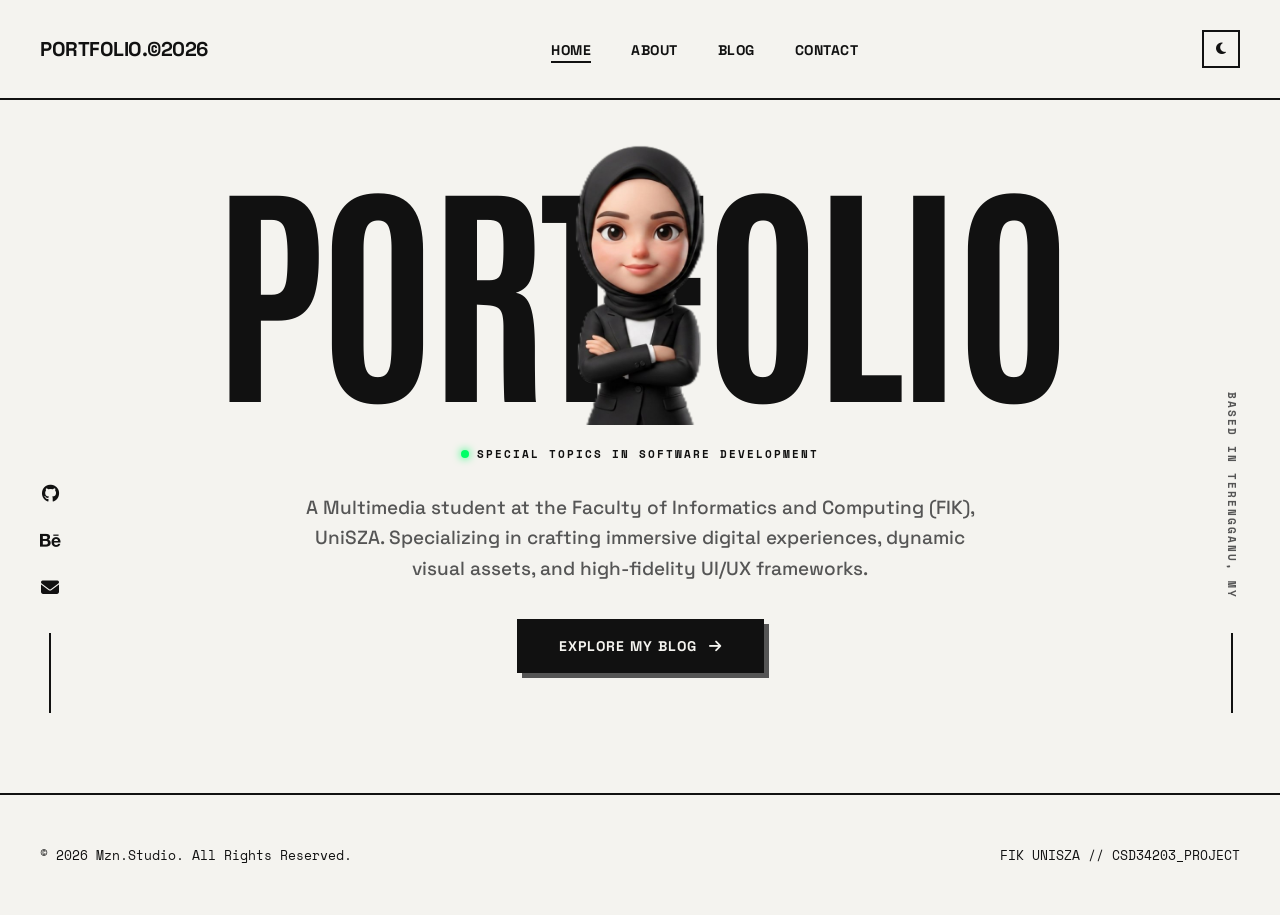
<file: index.html>
<!DOCTYPE html>
<html lang="en">
<head>
    <meta charset="UTF-8">
    <meta name="viewport" content="width=device-width, initial-scale=1.0">
    <title>Multimedia Portfolio | CSD 34203</title>
    <link rel="stylesheet" href="style.css">
    <link rel="stylesheet" href="https://cdnjs.cloudflare.com/ajax/libs/font-awesome/6.4.0/css/all.min.css">

    <style>
        /* ==========================================================================
           UBAT PENJINAK RESPONSIF TELEFON (HANYA AKTIF PADA SKRIN KECIL)
           ========================================================================== */
        @media (max-width: 768px) {
            /* 1. Kunci skrin utama supaya tiada limpahan ke kanan */
            html, body {
                overflow-x: hidden !important;
                width: 100% !important;
                margin: 0;
                padding: 0;
            }

            /* 2. Betulkan susunan Navbar atas */
            .navbar {
                flex-direction: column !important;
                padding: 15px 10px !important;
                gap: 12px !important;
                position: absolute !important;
                width: 100% !important;
                box-sizing: border-box !important;
            }
            .nav-links {
                display: flex !important;
                flex-direction: row !important;
                justify-content: center !important;
                gap: 15px !important;
                padding: 0 !important;
                margin: 0 !important;
                width: 100% !important;
            }
            .nav-links li a {
                font-size: 13px !important;
                padding: 4px 6px !important;
            }
            #theme-toggle {
                position: absolute !important;
                right: 15px !important;
                top: 15px !important;
            }

            /* 3. Turunkan bekas kandungan supaya tidak tersorok di bawah navbar */
            .container {
                margin-top: 140px !important;
                padding: 0 20px !important;
                box-sizing: border-box !important;
                width: 100% !important;
            }

            /* 4. Tukar susunan layout Hero dari melintang ke menegak */
            .hero-showcase {
                display: flex !important;
                flex-direction: column !important;
                align-items: center !important;
                text-align: center !important;
                gap: 30px !important;
                height: auto !important;
                padding-bottom: 5px !important;
            }

            /* 5. Jinakkan Teks Gergasi PORTFOLIO dan Avatar */
            .visual-container {
                position: relative !important;
                width: 100% !important;
                display: flex !important;
                justify-content: center !important;
                align-items: center !important;
                margin-bottom: 10px !important;
            }
            .huge-bg-text {
                font-size: 14vw !important; /* Saiz font mengecil ikut skrin fon automatik */
                line-height: 1 !important;
                letter-spacing: 2px !important;
                position: relative !important;
                transform: none !important;
                text-align: center !important;
                width: 100% !important;
                margin: 0 !important;
                opacity: 0.15 !important; /* Kurangkan sikit kepekatan biar nampak kemas */
            }
            .avatar-front {
                position: absolute !important;
                max-width: 150px !important; /* Mengecilkan avatar di fon */
                height: auto !important;
                top: 50% !important;
                left: 50% !important;
                transform: translate(-50%, -50%) !important; /* Kunci kedudukan betul-betul di tengah perkataan */
            }

            /* 6. Susun kandungan teks penerangan */
            .hero-content-bottom {
                position: relative !important;
                left: 0 !important;
                bottom: 0 !important;
                width: 100% !important;
                display: flex !important;
                flex-direction: column !important;
                align-items: center !important;
                text-align: center !important;
                padding: 0 !important;
            }
            .hero-tag {
                font-size: 11px !important;
                letter-spacing: 0.5px !important;
                display: inline-block !important;
            }
            .hero-desc {
                font-size: 13.5px !important;
                line-height: 1.6 !important;
                margin: 15px 0 !important;
                max-width: 100% !important;
            }
            .hero-cta {
                width: 100% !important;
                max-width: 250px !important;
                justify-content: center !important;
                margin-top: 10px !important;
            }

            /* 7. Tukar Ikon Sosial (Kiri) & Teks Menegak (Kanan) supaya tersusun melintang */
            .hero-side-links.left {
                position: relative !important;
                display: flex !important;
                flex-direction: row !important; /* Tukar dari menegak ke melintang */
                justify-content: center !important;
                gap: 25px !important;
                width: 100% !important;
                left: 0 !important;
                top: 0 !important;
                order: 2; /* Letakkan di bawah teks */
                margin-top: 15px !important;
            }
            .hero-side-links.right {
                position: relative !important;
                display: flex !important;
                flex-direction: column !important;
                align-items: center !important;
                width: 100% !important;
                right: 0 !important;
                top: 0 !important;
                order: 3; /* Letakkan paling bawah sekali sebelum footer */
                margin-top: 15px !important;
            }
            
            /* Paksa teks "BASED IN TERENGGANU" baring melintang */
            .side-text {
                writing-mode: horizontal-tb !important; 
                transform: none !important;
                font-size: 11px !important;
                letter-spacing: 1px !important;
                text-align: center !important;
            }
            
            /* Sorokkan garisan design dekorasi di skrin telefon */
            .side-line {
                display: none !important;
            }
        }
    </style>
</head>
<body>

    <nav class="navbar">
        <div class="logo">PORTFOLIO.©2026</div>
        <ul class="nav-links">
            <li><a href="index.html" class="active">Home</a></li>
            <li><a href="about.html">About</a></li>
            <li><a href="blog.html">Blog</a></li>
            <li><a href="contact.html">Contact</a></li>
        </ul>
        <button id="theme-toggle" class="toggle-btn"><i class="fas fa-moon"></i></button>
    </nav>

    <main class="container">
        <section class="hero-showcase">
            
            <div class="hero-side-links left">
                <a href="https://github.com" target="_blank" title="GitHub"><i class="fab fa-github"></i></a>
                <a href="https://behance.net" target="_blank" title="Behance"><i class="fab fa-behance"></i></a>
                <a href="mailto:your-email@student.unisza.edu.my" title="Email"><i class="fas fa-envelope"></i></a>
                <div class="side-line"></div>
            </div>

            <div class="visual-container">
                <div class="huge-bg-text">PORTFOLIO</div>
                <img src="avatar.png" alt="3D Hijab Avatar" class="avatar-front">
            </div>

            <div class="hero-content-bottom">
                <span class="hero-tag">Special Topics in Software Development</span>
                <p class="hero-desc">A Multimedia student at the Faculty of Informatics and Computing (FIK), UniSZA. Specializing in crafting immersive digital experiences, dynamic visual assets, and high-fidelity UI/UX frameworks.</p>
                <a href="blog.html" class="hero-cta">Explore My Blog <i class="fas fa-arrow-right"></i></a>
            </div>

            <div class="hero-side-links right">
                <span class="side-text">BASED IN TERENGGANU, MY</span>
                <div class="side-line"></div>
            </div>

        </section>
    </main>

    <footer>
        <p>&copy; 2026 Mzn.Studio. All Rights Reserved.</p>
        <p>FIK UNISZA // CSD34203_PROJECT</p>
    </footer>

    <script src="script.js"></script>
</body>
</html>
</file>
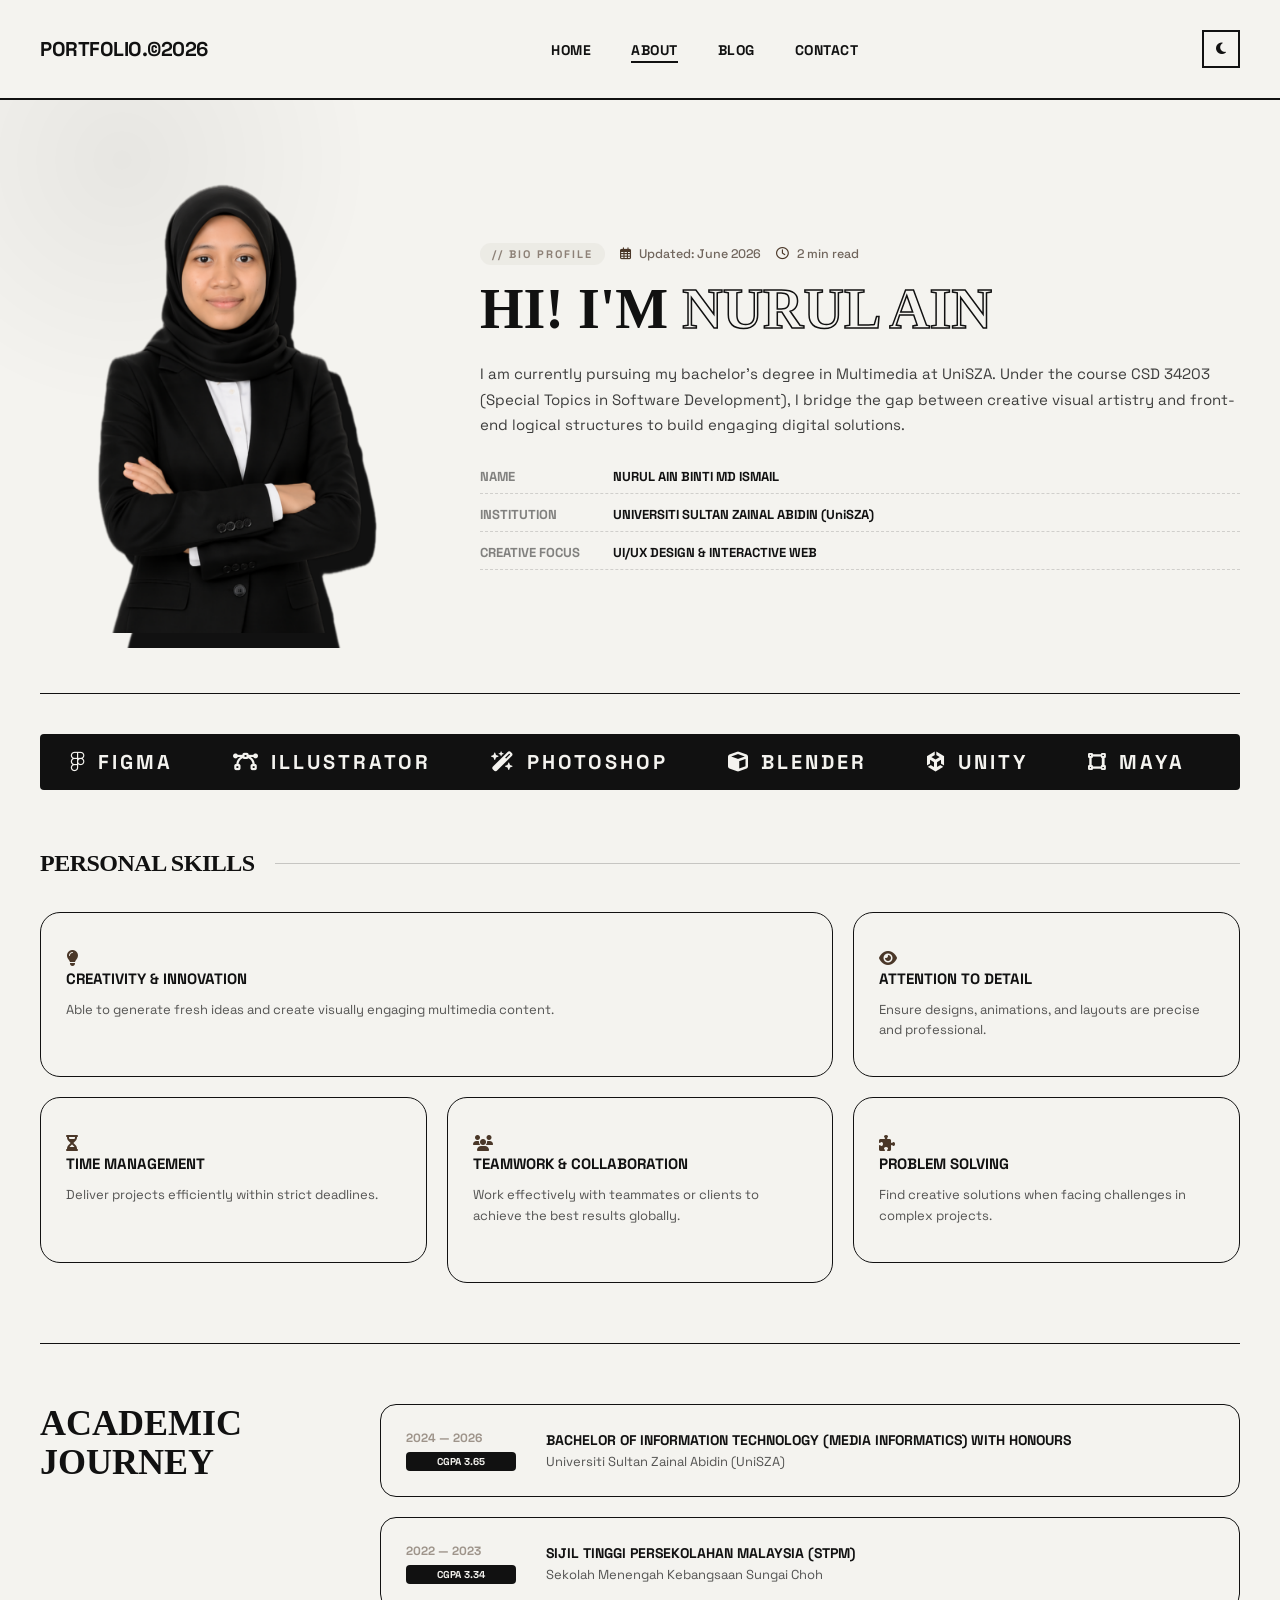
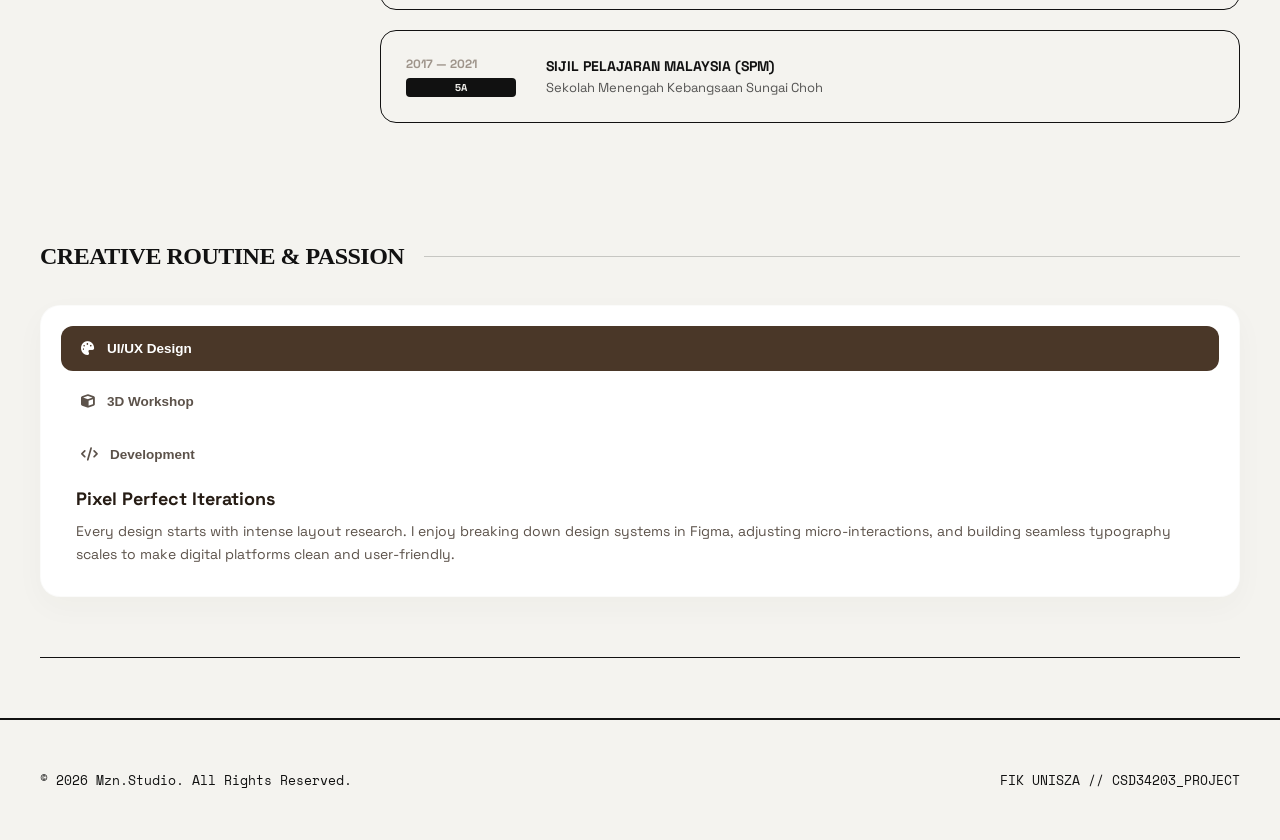
<file: about.html>
<!DOCTYPE html>
<html lang="en">
<head>
    <meta charset="UTF-8">
    <meta name="viewport" content="width=device-width, initial-scale=1.0">
    <title>About Me | Premium Portfolio</title>
    <link rel="stylesheet" href="style.css">
    <!-- Panggilan Font Awesome & Google Fonts (Plus Jakarta Sans & Syne) -->
    <link rel="stylesheet" href="https://cdnjs.cloudflare.com/ajax/libs/font-awesome/6.4.0/css/all.min.css">
    <link href="https://fonts.googleapis.com/css2?family=Plus+Jakarta+Sans:wght@400;500;600;700;800&family=Syne:wght@700;800&display=swap" rel="stylesheet">
    
    <style>
        :root {
            --accent-color: #4a3728; 
            --accent-light: rgba(74, 55, 40, 0.07); 
            --text-muted: #71665d;
        }

        /* ==========================================================================
           PEMBAIKAN RESPONSIF UNTUK NAVBAR YANG PECAH DI FON
           ========================================================================== */
        @media (max-width: 767px) {
            /* 1. Jinakkan Navbar utama supaya tidak melimpah */
            .navbar {
                flex-direction: column !important;
                padding: 15px 10px !important;
                gap: 12px !important;
                position: absolute !important; /* Elakkan bertindih statik */
                width: 100% !important;
                box-sizing: border-box !important;
            }

            /* 2. Susun Menu Links (Home, About, Blog, Contact) jadi sebaris yang kemas & kecil sedikit */
            .nav-links {
                display: flex !important;
                flex-direction: row !important; /* Kekal sebaris tapi fleksibel */
                justify-content: center !important;
                gap: 15px !important;
                padding: 0 !important;
                margin: 0 !important;
                width: 100% !important;
                list-style: none !important;
            }

            .nav-links li a {
                font-size: 13px !important; /* Kecilkan sikit saiz font di fon */
                padding: 4px 6px !important;
            }

            /* 3. Letakkan butang tukar tema di tempat yang sesuai */
            #theme-toggle {
                position: absolute !important;
                right: 15px !important;
                top: 15px !important;
            }
            
            /* Jarakkan kandungan 'main' ke bawah sedikit di fon supaya tak kena sorok dengan navbar */
            main.container {
                margin-top: 160px !important; 
            }
        }

        /* ==========================================================================
           STYLING KANDUNGAN LAIN (KEKAL ASAL)
           ========================================================================== */
        html, body {
            overflow-x: hidden !important;
            width: 100% !important;
            margin: 0;
            padding: 0;
        }

        .blog-meta-wrapper {
            display: flex;
            align-items: center;
            gap: 15px;
            font-size: 12.5px;
            color: var(--text-muted);
            font-weight: 500;
            margin-bottom: 12px;
        }
        .blog-meta-wrapper span i {
            margin-right: 5px;
            color: var(--accent-color);
        }

        .sub-tag {
            font-size: 11px;
            font-weight: 700;
            color: var(--accent-color);
            background: var(--accent-light);
            padding: 4px 12px;
            border-radius: 100px;
            text-transform: uppercase;
            letter-spacing: 0.5px;
            display: inline-block;
        }

        .hollow-text {
            color: var(--accent-color);
        }

        .floating-portrait {
            width: 100% !important;
            max-width: 320px !important;
            height: auto !important;
            display: block;
            margin: 0 auto;
        }

        @media (max-width: 767px) {
            .bento-skills-layout {
                display: flex !important;
                flex-direction: column !important;
                gap: 15px !important;
            }
            .bento-card {
                width: 100% !important;
                height: auto !important;
            }
            .info-item {
                flex-direction: column !important;
                align-items: flex-start !important;
                gap: 5px;
            }
        }

        /* Routine Tabs Styling */
        .routine-tabs-container {
            background: #ffffff;
            border-radius: 20px;
            padding: 20px;
            box-shadow: 0 10px 30px rgba(74, 55, 40, 0.03);
            border: 1px solid rgba(74, 55, 40, 0.02);
            margin-top: 20px;
        }

        .tab-menu { 
            display: flex; 
            flex-direction: column; 
            gap: 8px; 
        }
        
        .tab-btn {
            background: transparent;
            border: none;
            padding: 15px 20px;
            text-align: left;
            font-size: 13.5px;
            font-weight: 600;
            border-radius: 12px;
            cursor: pointer;
            display: flex;
            align-items: center;
            gap: 12px;
            color: #5c524a;
            transition: all 0.2s ease;
            width: 100%;
        }
        .tab-btn:hover { 
            background: rgba(74, 55, 40, 0.03); 
        }
        .tab-btn.active-tab {
            background: var(--accent-color) !important; 
            color: #ffffff !important;
        }

        .tab-contents { 
            padding: 10px 15px; 
        }
        .tab-content-pane { 
            display: none; 
        }
        .tab-content-pane.active-pane { 
            display: block; 
        }
        .tab-content-pane h3 { 
            font-size: 18px; 
            font-weight: 700; 
            margin: 0 0 10px 0; 
            color: #261c14; 
        }
        .tab-content-pane p { 
            font-size: 14px; 
            color: #5c524a; 
            line-height: 1.65; 
            margin: 0; 
        }

        .edu-date { color: var(--accent-color); font-weight: 700; }
        .edu-grade { background: var(--accent-light); color: var(--accent-color); padding: 3px 10px; border-radius: 5px; font-size: 12px; }
        .bento-icon { color: var(--accent-color) !important; }

        body.dark-theme {
            --accent-color: #d7c4b7; 
            --accent-light: rgba(215, 196, 183, 0.15);
            --text-muted: #a3968e;
        }
        body.dark-theme .routine-tabs-container {
            background: #181614; 
            box-shadow: 0 15px 35px rgba(0,0,0,0.3);
            border-color: rgba(255,255,255,0.02);
        }
        body.dark-theme .tab-btn { color: #a3968e; }
        body.dark-theme .tab-btn:hover { background: rgba(255,255,255,0.03); }
        body.dark-theme .tab-btn.active-tab { background: var(--accent-color) !important; color: #181614 !important; font-weight: 700; }
        body.dark-theme .tab-content-pane h3 { color: #ffffff; }
        body.dark-theme .tab-content-pane p { color: #ced4da; }

        @media (max-width: 767px) {
            .tab-menu { flex-direction: row; flex-wrap: wrap; }
            .tab-btn { flex: 1 1 calc(50% - 5px); justify-content: center; font-size: 12px; padding: 10px; }
            .tab-menu .tab-btn:nth-child(3) { flex: 1 1 100%; }
            .edu-row-card { flex-direction: column !important; gap: 10px; }
            .edu-badge-zone { display: flex; justify-content: space-between; width: 100%; }
        }
    </style>
</head>
<body>

    <nav class="navbar">
        <div class="logo">PORTFOLIO.©2026</div>
        <ul class="nav-links">
            <li><a href="index.html">Home</a></li>
            <li><a href="about.html" class="active">About</a></li>
            <li><a href="blog.html">Blog</a></li>
            <li><a href="contact.html">Contact</a></li>
        </ul>
        <button id="theme-toggle" class="toggle-btn"><i class="fas fa-moon"></i></button>
    </nav>

    <!-- KESAN GLOW LATAR BELAKANG (UPGRADED) -->
    <div class="ambient-glow"></div>

    <main class="container" style="margin-top: 80px;">
        
        <!-- ==========================================
             📸 SECTION 1: BIODATA & PORTRAIT (WITH BLOG META TIME)
             ========================================== -->
        <section class="hero-clean-grid">
            <div class="hero-image-side">
                <img src="ain.png" alt="Nurul Ain" class="floating-portrait">
            </div>
            
            <div class="hero-text-side">
                <!-- ELEMEN MASA SEPERTI DI BLOG -->
                <div class="blog-meta-wrapper">
                    <span class="sub-tag">// BIO PROFILE</span>
                    <span><i class="far fa-calendar-alt"></i> Updated: June 2026</span>
                    <span><i class="far fa-clock"></i> 2 min read</span>
                </div>

                <h1 class="main-title">Hi! I'm <span class="hollow-text">Nurul Ain</span></h1>
                <p class="bio-desc">I am currently pursuing my bachelor's degree in Multimedia at UniSZA. Under the course CSD 34203 (Special Topics in Software Development), I bridge the gap between creative visual artistry and front-end logical structures to build engaging digital solutions.</p>
                
                <div class="info-list-brutalist">
                    <div class="info-item"><span>NAME</span> <strong>NURUL AIN BINTI MD ISMAIL</strong></div>
                    <div class="info-item"><span>INSTITUTION</span> <strong>UNIVERSITI SULTAN ZAINAL ABIDIN (UniSZA)</strong></div>
                    <div class="info-item"><span>CREATIVE FOCUS</span> <strong>UI/UX DESIGN & INTERACTIVE WEB</strong></div>
                </div>
            </div>
        </section>

        <!-- ==========================================
             🏃‍♂️ SECTION 2: INFINITE MARQUEE (SOFTWARE SKILLS)
             ========================================== -->
        <section class="marquee-skills-container">
            <div class="marquee-track">
                <div class="marquee-content">
                    <span><i class="fa-brands fa-figma"></i> FIGMA</span>
                    <span><i class="fa-solid fa-bezier-curve"></i> ILLUSTRATOR</span>
                    <span><i class="fa-solid fa-wand-magic-sparkles"></i> PHOTOSHOP</span>
                    <span><i class="fa-solid fa-cube"></i> BLENDER</span>
                    <span><i class="fa-brands fa-unity"></i> UNITY</span>
                    <span><i class="fa-solid fa-vector-square"></i> MAYA</span>
                    <span><i class="fa-solid fa-video"></i> CAPCUT</span>
                </div>
                <!-- Duplicate untuk seamless loop -->
                <div class="marquee-content" aria-hidden="true">
                    <span><i class="fa-brands fa-figma"></i> FIGMA</span>
                    <span><i class="fa-solid fa-bezier-curve"></i> ILLUSTRATOR</span>
                    <span><i class="fa-solid fa-wand-magic-sparkles"></i> PHOTOSHOP</span>
                    <span><i class="fa-solid fa-cube"></i> BLENDER</span>
                    <span><i class="fa-brands fa-unity"></i> UNITY</span>
                    <span><i class="fa-solid fa-vector-square"></i> MAYA</span>
                    <span><i class="fa-solid fa-video"></i> CAPCUT</span>
                </div>
            </div>
        </section>

        <!-- ==========================================
             🧩 SECTION 3: BENTO GRID (PERSONAL SKILLS)
             ========================================== -->
        <section class="section-wrapper">
            <div class="block-title">
                <h2>PERSONAL SKILLS</h2>
                <div class="title-line"></div>
            </div>
            
            <div class="bento-skills-layout">
                <div class="bento-card card-w2">
                    <i class="fa-solid fa-lightbulb bento-icon"></i>
                    <h3>Creativity & Innovation</h3>
                    <p>Able to generate fresh ideas and create visually engaging multimedia content.</p>
                </div>
                <div class="bento-card">
                    <i class="fa-solid fa-eye bento-icon"></i>
                    <h3>Attention to Detail</h3>
                    <p>Ensure designs, animations, and layouts are precise and professional.</p>
                </div>
                <div class="bento-card">
                    <i class="fa-solid fa-hourglass-half bento-icon"></i>
                    <h3>Time Management</h3>
                    <p>Deliver projects efficiently within strict deadlines.</p>
                </div>
                <div class="bento-card card-h2 flex-bento-special">
                    <i class="fa-solid fa-users bento-icon"></i>
                    <div>
                        <h3>Teamwork & Collaboration</h3>
                        <p>Work effectively with teammates or clients to achieve the best results globally.</p>
                    </div>
                </div>
                <div class="bento-card">
                    <i class="fa-solid fa-puzzle-piece bento-icon"></i>
                    <h3>Problem Solving</h3>
                    <p>Find creative solutions when facing challenges in complex projects.</p>
                </div>
            </div>
        </section>

        <!-- ==========================================
             🎓 SECTION 4: EDUCATION SIDE-BY-SIDE
             ========================================== -->
        <section class="section-wrapper education-split">
            <div class="edu-left-heading">
                <h2>ACADEMIC<br>JOURNEY</h2>
            </div>
            
            <div class="edu-right-timeline">
                <!-- Item 1 (Degree) -->
                <div class="edu-row-card featured-edu">
                    <div class="edu-badge-zone">
                        <span class="edu-date">2024 — 2026</span>
                        <span class="edu-grade">CGPA 3.65</span>
                    </div>
                    <div class="edu-text-zone">
                        <h3>Bachelor of Information Technology (Media Informatics) with Honours</h3>
                        <p>Universiti Sultan Zainal Abidin (UniSZA)</p>
                    </div>
                </div>

                <!-- Item 2 (STPM) -->
                <div class="edu-row-card">
                    <div class="edu-badge-zone">
                        <span class="edu-date">2022 — 2023</span>
                        <span class="edu-grade">CGPA 3.34</span>
                    </div>
                    <div class="edu-text-zone">
                        <h3>Sijil Tinggi Persekolahan Malaysia (STPM)</h3>
                        <p>Sekolah Menengah Kebangsaan Sungai Choh</p>
                    </div>
                </div>

                <!-- Item 3 (SPM) -->
                <div class="edu-row-card">
                    <div class="edu-badge-zone">
                        <span class="edu-date">2017 — 2021</span>
                        <span class="edu-grade">5A</span>
                    </div>
                    <div class="edu-text-zone">
                        <h3>Sijil Pelajaran Malaysia (SPM)</h3>
                        <p>Sekolah Menengah Kebangsaan Sungai Choh</p>
                    </div>
                </div>
            </div>
        </section>

        <!-- ==========================================
             🆕 SECTION 5: INTERACTIVE CREATIVE ROUTINE
             ========================================== -->
        <section class="section-wrapper">
            <div class="block-title">
                <h2>CREATIVE ROUTINE & PASSION</h2>
                <div class="title-line"></div>
            </div>
            
            <div class="routine-tabs-container">
                <div class="tab-menu">
                    <button class="tab-btn active-tab" onclick="openTab(evt, 'uiux')"><i class="fas fa-palette"></i> UI/UX Design</button>
                    <button class="tab-btn" onclick="openTab(evt, 'rendering')"><i class="fas fa-cube"></i> 3D Workshop</button>
                    <button class="tab-btn" onclick="openTab(evt, 'learning')"><i class="fas fa-code"></i> Development</button>
                </div>
                <div class="tab-contents">
                    <div id="uiux" class="tab-content-pane active-pane">
                        <h3>Pixel Perfect Iterations</h3>
                        <p>Every design starts with intense layout research. I enjoy breaking down design systems in Figma, adjusting micro-interactions, and building seamless typography scales to make digital platforms clean and user-friendly.</p>
                    </div>
                    <div id="rendering" class="tab-content-pane">
                        <h3>3D Environmental Crafting</h3>
                        <p>When working inside Blender, I love configuring non-destructive hard-surface items. Setting up global lighting coordinates and testing atmospheric noise nodes allows me to breathe realism into empty polygon structures.</p>
                    </div>
                    <div id="learning" class="tab-content-pane">
                        <h3>Logical System Synthesis</h3>
                        <p>Translating absolute graphic parameters into highly structured frontend code. Writing declarative layout grids and clean semantic components ensures that artistic vision scales perfectly across active user screen constraints.</p>
                    </div>
                </div>
            </div>
        </section>

    </main>

    <footer>
        <p>&copy; 2026 Mzn.Studio. All Rights Reserved.</p>
        <p>FIK UNISZA // CSD34203_PROJECT</p>
    </footer>

    <!-- LOGIK JAVASCRIPT UNTUK TABS -->
    <script>
        function openTab(evt, tabId) {
            const panes = document.querySelectorAll('.tab-content-pane');
            panes.forEach(pane => pane.classList.remove('active-pane'));

            const buttons = document.querySelectorAll('.tab-btn');
            buttons.forEach(btn => btn.classList.remove('active-tab'));

            document.getElementById(tabId).classList.add('active-pane');
            
            if (evt && evt.currentTarget) {
                evt.currentTarget.classList.add('active-tab');
            } else if (window.event && window.event.srcElement) {
                window.event.srcElement.classList.add('active-tab');
            }
        }
        window.evt = window.event;
    </script>
    <script src="script.js"></script>
</body>
</html>
</file>
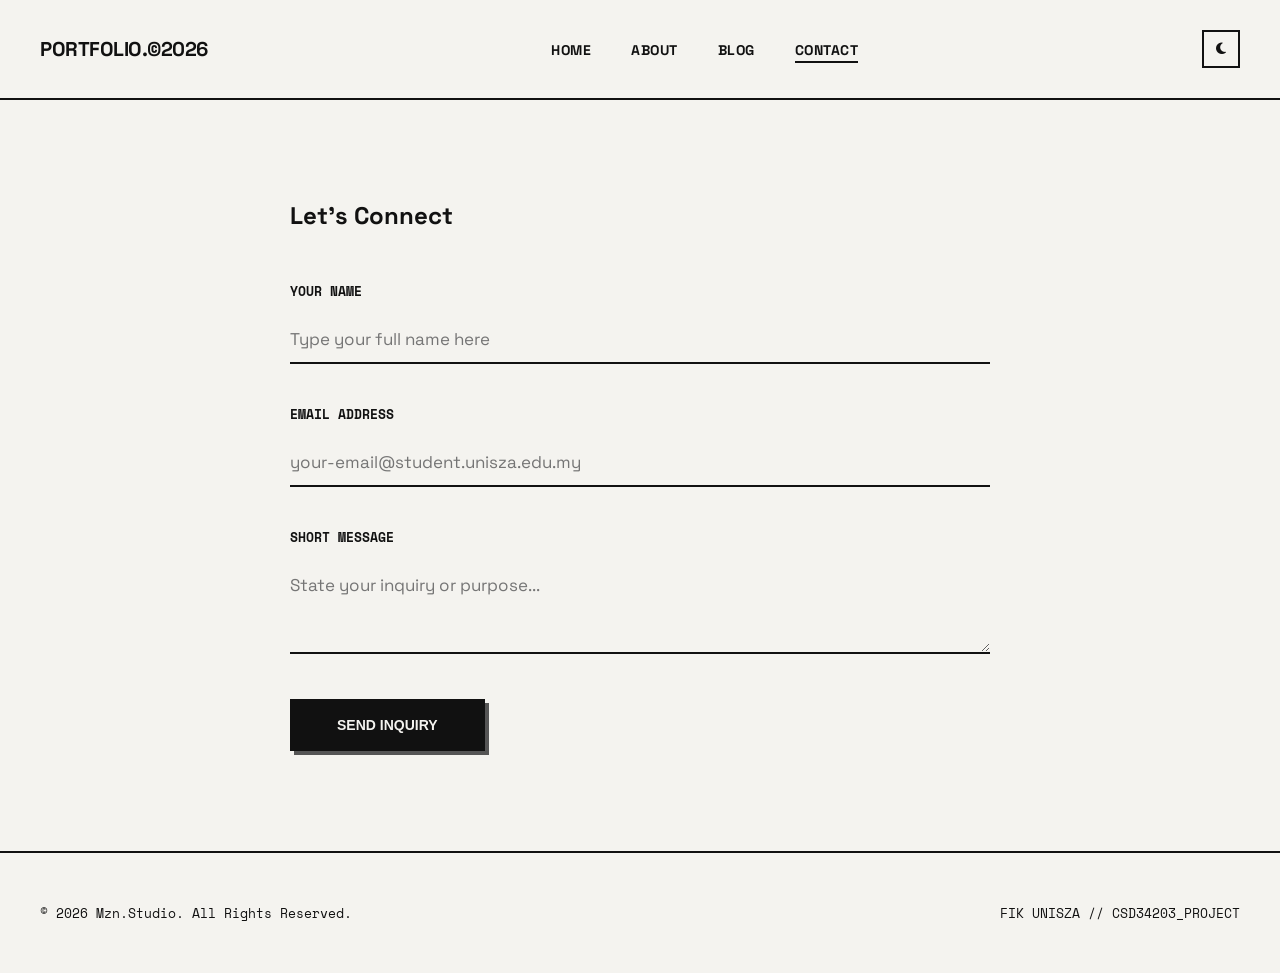
<file: contact.html>
<!DOCTYPE html>
<html lang="en">
<head>
    <meta charset="UTF-8">
    <meta name="viewport" content="width=device-width, initial-scale=1.0">
    <title>Contact | Portfolio</title>
    <link rel="stylesheet" href="style.css">
    <link rel="stylesheet" href="https://cdnjs.cloudflare.com/ajax/libs/font-awesome/6.4.0/css/all.min.css">
</head>
<body>

    <style>
        /* ==========================================================================
           MAGIC RESPONSIF UNTUK TELEFON (CONTACT PAGE)
           ========================================================================== */
        @media (max-width: 768px) {
            body {
                overflow-x: hidden !important;
            }
            
            /* Bagi ruang di atas supaya borang tak tersembunyi di bawah navbar */
            .container {
                margin-top: 140px !important; 
                padding: 0 20px !important;
            }

            .contact-wrapper {
                width: 100% !important;
                max-width: 100% !important;
                box-sizing: border-box !important;
            }

            .page-title {
                font-size: 2rem !important; /* Kecilkan sikit tajuk dekat fon */
                text-align: center !important;
                margin-bottom: 30px !important;
            }

            /* Besarkan ruang input sikit supaya senang jari nak tekan/taip */
            .minimal-form .form-field input,
            .minimal-form .form-field textarea {
                font-size: 16px !important; /* Elak iOS daripada auto-zoom bila fokus input */
                padding: 12px 10px !important;
            }

            .submit-btn {
                width: 100% !important; /* Paksa butang jadi lebar penuh skrin telefon */
                padding: 14px !important;
                font-size: 14px !important;
            }
        }

        @media (max-width: 767px) {
    .navbar {
        flex-direction: column !important;
        padding: 15px 10px !important;
        gap: 12px !important;
        position: absolute !important;
        width: 100% !important;
        box-sizing: border-box !important;
    }
    .nav-links {
        display: flex !important;
        flex-direction: row !important;
        justify-content: center !important;
        gap: 15px !important;
        padding: 0 !important;
        margin: 0 !important;
        width: 100% !important;
    }
    .nav-links li a {
        font-size: 13px !important;
        padding: 4px 6px !important;
    }
    #theme-toggle {
        position: absolute !important;
        right: 15px !important;
        top: 15px !important;
    }
    main.container {
        margin-top: 160px !important; 
    }
}
    </style>

    <nav class="navbar">
        <div class="logo">PORTFOLIO.©2026</div>
        <ul class="nav-links">
            <li><a href="index.html">Home</a></li>
            <li><a href="about.html">About</a></li>
            <li><a href="blog.html">Blog</a></li>
            <li><a href="contact.html" class="active">Contact</a></li>
        </ul>
        <button id="theme-toggle" class="toggle-btn"><i class="fas fa-moon"></i></button>
    </nav>

    <main class="container" style="margin-top: 60px;">
        <div class="contact-wrapper">
            <h2 class="page-title">Let's Connect</h2>
            
            <form id="contact-form" class="minimal-form">
                <div class="form-field">
                    <label>Your Name</label>
                    <input type="text" id="name" required placeholder="Type your full name here">
                </div>
                <div class="form-field">
                    <label>Email Address</label>
                    <input type="email" id="email" required placeholder="your-email@student.unisza.edu.my">
                </div>
                <div class="form-field">
                    <label>Short Message</label>
                    <textarea id="message" rows="3" required placeholder="State your inquiry or purpose..."></textarea>
                </div>
                <button type="submit" class="submit-btn">Send Inquiry</button>
            </form>
        </div>
    </main>

    <footer>
        <p>&copy; 2026 Mzn.Studio. All Rights Reserved.</p>
        <p>FIK UNISZA // CSD34203_PROJECT</p>
    </footer>

    <script src="script.js"></script>
</body>
</html>
</file>
<file: style.css>
/* --- Google Fonts (Antonio for Big Text & Space Grotesk for Body Text) --- */
@import url('https://fonts.googleapis.com/css2?family=Antonio:wght=700&family=Space+Grotesk:wght=500;700;800&family=Space+Mono:wght=400;700&display=swap');

/* FIX: Membuatkan kesan skrol automatik meluncur lancar ke bawah apabila kad diklik */
html {
    scroll-behavior: smooth;
}

:root {
    --bg-color: #f4f3ef; 
    --text-color: #111111;
    --text-muted: #555555;
    --border-color: #111111;
    --accent-color: #111111;
    --card-bg: #ffffff;
    --transition: all 0.4s cubic-bezier(0.16, 1, 0.3, 1); /* Efek transisi yang smooth & elastik */
}

[data-theme="dark"] {
    --bg-color: #0c0c0c;
    --text-color: #f4f3ef;
    --text-muted: #aaaaaa;
    --border-color: #f4f3ef;
    --accent-color: #f4f3ef;
    --card-bg: #1a1a1a;
}

/* --- Base Setup --- */
* {
    margin: 0;
    padding: 0;
    box-sizing: border-box;
}

body {
    background-color: var(--bg-color);
    color: var(--text-color);
    font-family: 'Space Grotesk', sans-serif;
    transition: background-color var(--transition), color var(--transition);
    -webkit-font-smoothing: antialiased;
    display: flex;
    flex-direction: column;
    min-height: 100vh;
    overflow-x: hidden;
}

.container {
    max-width: 1300px;
    margin: 0 auto;
    padding: 0 40px;
    flex: 1;
    width: 100%;
}

/* --- Navigation Bar --- */
.navbar {
    display: flex;
    justify-content: space-between;
    align-items: center;
    padding: 30px 40px;
    border-bottom: 2px solid var(--border-color);
    background-color: var(--bg-color);
    position: sticky;
    top: 0;
    z-index: 100;
    animation: fadeInDown 0.8s ease forwards;
}

.logo {
    font-family: 'Space Grotesk', sans-serif;
    font-size: 20px;
    font-weight: 800;
    letter-spacing: -0.5px;
    text-transform: uppercase;
}

.nav-links {
    list-style: none;
    display: flex;
    gap: 40px;
}

.nav-links a {
    text-decoration: none;
    color: var(--text-color);
    font-size: 14px;
    font-weight: 700;
    text-transform: uppercase;
    letter-spacing: 0.5px;
    position: relative;
    padding-bottom: 4px;
    transition: var(--transition);
}

.nav-links a::after {
    content: '';
    position: absolute;
    bottom: 0;
    left: 0;
    width: 0;
    height: 2px;
    background-color: var(--text-color);
    transition: var(--transition);
}

.nav-links a:hover::after, .nav-links a.active::after {
    width: 100%;
}

.toggle-btn {
    background: none;
    border: 2px solid var(--border-color);
    color: var(--text-color);
    width: 38px;
    height: 38px;
    cursor: pointer;
    display: flex;
    justify-content: center;
    align-items: center;
    transition: var(--transition);
}

.toggle-btn:hover {
    background-color: var(--text-color);
    color: var(--bg-color);
    transform: rotate(15deg);
}

/* --- HERO SHOWCASE SECTION --- */
.hero-showcase {
    display: flex;
    flex-direction: column;
    align-items: center;
    justify-content: center;
    padding: 60px 0;
    position: relative;
    min-height: 70vh;
}

.visual-container {
    position: relative;
    width: 100%;
    max-width: 1000px;
    display: flex;
    justify-content: center;
    align-items: center;
    margin-bottom: 40px;
    animation: scaleUp 1s cubic-bezier(0.16, 1, 0.3, 1) forwards;
}

.huge-bg-text {
    font-family: 'Antonio', sans-serif;
    font-size: 240px; 
    font-weight: 700;
    text-transform: uppercase;
    line-height: 1;
    letter-spacing: -6px;
    color: #111111; 
    user-select: none;
    z-index: 1;
    text-align: center;
    white-space: nowrap;
    transition: var(--transition);
}

[data-theme="dark"] .huge-bg-text {
    color: #f4f3ef;
}

.avatar-front {
    position: absolute;
    bottom: -25px; 
    height: 300px; 
    z-index: 2; 
    pointer-events: none; 
    transition: transform 0.5s cubic-bezier(0.175, 0.885, 0.32, 1.275);
}

.visual-container:hover .avatar-front {
    transform: scale(1.08) translateY(-5px) rotate(2deg);
}

.visual-container:hover .huge-bg-text {
    letter-spacing: 0px; 
}

/* --- SIDE STAMPS --- */
.hero-side-links {
    position: absolute;
    bottom: 20px;
    display: flex;
    flex-direction: column;
    align-items: center;
    gap: 24px;
    z-index: 10;
    animation: fadeIn 1.2s ease forwards;
}

.hero-side-links.left { left: 0px; }
.hero-side-links.right { right: 0px; }

.hero-side-links a {
    color: var(--text-color);
    font-size: 18px;
    text-decoration: none;
    transition: var(--transition);
}

.hero-side-links a:hover {
    transform: translateY(-5px) scale(1.2);
    color: var(--text-muted);
}

.hero-side-links .side-text {
    font-family: 'Space Mono', monospace;
    font-size: 11px;
    font-weight: 700;
    letter-spacing: 2px;
    color: var(--text-muted);
    writing-mode: vertical-rl; 
    text-transform: uppercase;
}

.side-line {
    width: 2px;
    height: 80px;
    background-color: var(--border-color);
    margin-top: 10px;
}

/* --- HERO TAG LAYER --- */
.hero-tag {
    font-family: 'Space Mono', monospace;
    font-size: 11px;
    font-weight: 700;
    text-transform: uppercase;
    letter-spacing: 2px;                  
    color: var(--text-color);
    margin-bottom: 25px;
    display: inline-flex;
    align-items: center;
    gap: 8px;                             
    padding: 6px 14px;
    position: relative;
    z-index: 5; 
}

.hero-tag::before {
    content: "";
    width: 8px;
    height: 8px;
    background-color: #00ff66;            
    border-radius: 50%;
    display: inline-block;
    box-shadow: 0 0 8px #00ff66;          
    animation: pulseGlow 2s infinite ease-in-out;
}

@keyframes pulseGlow {
    0%, 100% { transform: scale(1); opacity: 1; box-shadow: 0 0 8px #00ff66; }
    50% { transform: scale(1.3); opacity: 0.5; box-shadow: 0 0 2px #00ff66; }
}

/* --- HERO CONTENT --- */
.hero-content-bottom {
    text-align: center;
    max-width: 700px;
    display: flex;
    flex-direction: column;
    align-items: center;
    z-index: 3;
    animation: fadeInUp 1s cubic-bezier(0.16, 1, 0.3, 1) forwards;
}

.hero-desc {
    font-family: 'Space Grotesk', sans-serif;
    font-size: 19px;
    font-weight: 500;
    color: var(--text-muted);
    line-height: 1.6;
    margin-bottom: 35px;
}

.hero-cta {
    display: inline-flex;
    align-items: center;
    gap: 12px;
    text-decoration: none;
    color: var(--bg-color);
    background-color: var(--accent-color);
    font-family: 'Space Grotesk', sans-serif;
    font-weight: 700;
    font-size: 14px;
    text-transform: uppercase;
    letter-spacing: 1px;
    padding: 16px 40px;
    border: 2px solid var(--accent-color);
    box-shadow: 5px 5px 0px var(--text-muted);
    transition: var(--transition);
}

.hero-cta i { transition: transform 0.3s ease; }
.hero-cta:hover { background-color: var(--bg-color); color: var(--accent-color); box-shadow: 0px 0px 0px; transform: translate(5px, 5px); }
.hero-cta:hover i { transform: translateX(6px); }

/* --- About Profile Section --- */
.about-grid {
    display: grid;
    grid-template-columns: 1fr 1.2fr;
    gap: 60px;
    padding: 60px 0;
    align-items: center;
    animation: fadeInUp 0.8s ease forwards;
}

.graphic-box {
    border: 2px solid var(--border-color);
    background-color: var(--card-bg);
    height: 400px;
    display: flex;
    justify-content: center;
    align-items: center;
    font-size: 54px;
    color: var(--text-color);
    transition: var(--transition);
}

.graphic-box:hover { transform: rotate(-2deg) scale(0.98); }
.about-text h2 { font-family: 'Space Grotesk', sans-serif; font-size: 40px; font-weight: 800; text-transform: uppercase; margin-bottom: 25px; letter-spacing: -1px; }
.about-text p { color: var(--text-muted); font-size: 16px; line-height: 1.7; margin-bottom: 30px; }
.profile-details { border-top: 2px solid var(--border-color); padding-top: 20px; }

.detail-row {
    display: flex;
    justify-content: space-between;
    padding: 14px 0;
    border-bottom: 1px solid var(--border-color);
    font-family: 'Space Mono', monospace;
    font-size: 14px;
    transition: var(--transition);
}

.detail-row:hover { padding-left: 8px; background-color: rgba(0,0,0,0.02); }

/* --- Contact Form --- */
.contact-wrapper { max-width: 700px; margin: 40px auto; animation: fadeInUp 0.8s ease forwards; }
.minimal-form { margin-top: 50px; }
.form-field { margin-bottom: 40px; }
.form-field label { display: block; font-family: 'Space Mono', monospace; font-size: 13px; text-transform: uppercase; font-weight: 700; margin-bottom: 15px; }

.form-field input, .form-field textarea {
    width: 100%;
    border: none;
    border-bottom: 2px solid var(--border-color);
    background: none;
    padding: 12px 0;
    font-family: 'Space Grotesk', sans-serif;
    font-size: 17px;
    color: var(--text-color);
    border-radius: 0;
    transition: var(--transition);
}

.form-field input:focus, .form-field textarea:focus { outline: none; border-bottom-color: var(--text-muted); padding-left: 10px; }

.submit-btn {
    background-color: var(--accent-color);
    color: var(--bg-color);
    border: 2px solid var(--accent-color);
    padding: 16px 45px;
    font-size: 14px;
    text-transform: uppercase;
    font-weight: 700;
    cursor: pointer;
    box-shadow: 4px 4px 0px var(--text-muted);
    transition: var(--transition);
}

.submit-btn:hover { background-color: var(--bg-color); color: var(--accent-color); transform: translate(4px, 4px); box-shadow: 0px 0px 0px; }

/* --- Footer --- */
footer {
    padding: 50px 40px;
    border-top: 2px solid var(--border-color);
    display: flex;
    justify-content: space-between;
    align-items: center;
    font-family: 'Space Mono', monospace;
    font-size: 13px;
    margin-top: 60px;
}

/* --- KEYFRAME ANIMATIONS --- */
@keyframes fadeInUp { from { opacity: 0; transform: translateY(30px); } to { opacity: 1; transform: translateY(0); } }
@keyframes fadeInDown { from { opacity: 0; transform: translateY(-20px); } to { opacity: 1; transform: translateY(0); } }
@keyframes scaleUp { from { opacity: 0; transform: scale(0.95); } to { opacity: 1; transform: scale(1); } }
@keyframes fadeIn { from { opacity: 0; } to { opacity: 1; } }


/* ==========================================================================
   --- COLIN MOY SIGNATURE PORTFOLIO LAYOUT (NO YELLOW VERSION) ---
   ========================================================================== */

.moy-body-clean {
    background-color: #f4f3ef !important; 
    color: #111111 !important;
}

.moy-main-header {
    display: flex;
    justify-content: center;
    align-items: center;
    padding: 60px 0 30px 0;
    width: 100%;
}

.moy-huge-title {
    font-family: 'Space Grotesk', sans-serif;
    font-size: 95px;
    font-weight: 900;
    letter-spacing: -2px;
    display: flex;
    align-items: center;
    gap: 15px;
    color: #111111;
    text-transform: uppercase;
}

.moy-pill-switch {
    width: 210px;
    height: 75px;
    background-color: #111111;
    border-radius: 50px;
    display: inline-flex;
    align-items: center;
    padding: 0 12px;
    position: relative;
    cursor: pointer;
}

.moy-switch-circle {
    width: 53px;
    height: 53px;
    background-color: #f4f3ef;
    border-radius: 50%;
    position: absolute;
    right: 15px; 
    transition: all 0.35s cubic-bezier(0.16, 1, 0.3, 1);
}

.moy-pill-switch:hover .moy-switch-circle { transform: scale(1.08); }

.moy-horizontal-scroll-container {
    display: flex;
    gap: 25px;
    padding: 20px 50px 80px 50px;
    overflow-x: auto; 
    scroll-snap-type: x mandatory;
    -webkit-overflow-scrolling: touch;
}

.moy-horizontal-scroll-container::-webkit-scrollbar { height: 8px; }
.moy-horizontal-scroll-container::-webkit-scrollbar-thumb { background: rgba(17, 17, 17, 0.15); border-radius: 10px; }

.moy-oval-card {
    flex: 0 0 290px; 
    height: 490px;
    border-radius: 145px; 
    position: relative;
    overflow: hidden;
    display: flex;
    flex-direction: column;
    justify-content: center;
    align-items: center;
    text-decoration: none;
    scroll-snap-align: start;
    box-shadow: 0px 15px 35px rgba(0,0,0,0.04);
    transition: transform 0.5s cubic-bezier(0.16, 1, 0.3, 1);
}

.card-image-overlay {
    position: absolute;
    top: 0;
    left: 0;
    width: 100%;
    height: 100%;
    background-size: cover;
    background-position: center;
    filter: grayscale(25%) brightness(0.65); 
    transition: transform 0.6s ease, filter 0.4s ease;
}

.card-info-layer { position: relative; z-index: 5; text-align: center; padding: 0 25px; color: #ffffff; }
.card-info-layer h3 { font-family: 'Space Grotesk', sans-serif; font-size: 22px; font-weight: 800; line-height: 1.2; text-transform: uppercase; letter-spacing: 0.5px; }
.card-info-layer .sub-tag { font-family: 'Space Mono', monospace; font-size: 11px; display: block; margin-top: 15px; opacity: 0.85; letter-spacing: 1px; }

.moy-oval-card:hover { transform: translateY(-12px); }
.moy-oval-card:hover .card-image-overlay { transform: scale(1.08); filter: grayscale(0%) brightness(0.75); }

/* --- REKA BENTUK SEKSYEN KES KAJIAN (PROJECT DETAILS) --- */
.project-detail-section {
    margin-top: 60px;
    display: flex;
    flex-direction: column;
    gap: 100px;
}

.project-detail-wrapper {
    padding: 60px 0;
    border-top: 2px solid var(--border-color);
    scroll-margin-top: 120px; /* Jarak penahan skrol supaya tidak tersumbat bawah navbar */
}

.detail-num {
    font-family: 'Space Mono', monospace;
    font-size: 13px;
    font-weight: 700;
    color: var(--text-muted);
    text-transform: uppercase;
}

.detail-title {
    font-family: 'Space Grotesk', sans-serif;
    font-size: 42px;
    font-weight: 800;
    text-transform: uppercase;
    margin: 15px 0 20px 0;
    letter-spacing: -1px;
}

.detail-desc {
    font-size: 17px;
    line-height: 1.7;
    color: var(--text-muted);
    max-width: 800px;
    margin-bottom: 40px;
}

.detail-placeholder-box {
    width: 100%;
    height: 400px;
    border: 2px dashed var(--border-color);
    display: flex;
    justify-content: center;
    align-items: center;
    font-family: 'Space Mono', monospace;
    font-size: 14px;
    color: var(--text-muted);
    background-color: var(--card-bg);
}

/* Responsif */
@media (max-width: 768px) {
    .moy-huge-title { font-size: 48px; gap: 8px; }
    .moy-pill-switch { width: 110px; height: 42px; padding: 0 6px; }
    .moy-switch-circle { width: 30px; height: 30px; right: 8px; }
    .moy-oval-card { flex: 0 0 220px; height: 390px; border-radius: 110px; }
    .moy-horizontal-scroll-container { padding: 10px 20px 40px 20px; gap: 15px; }
    .detail-title { font-size: 30px; }
    .detail-placeholder-box { height: 250px; }
}

/* --- Google Fonts (Antonio for Big Text & Space Grotesk for Body Text) --- */
@import url('https://fonts.googleapis.com/css2?family=Antonio:wght=700&family=Space+Grotesk:wght=500;700;800&family=Space+Mono:wght=400;700&display=swap');

/* FIX: Membuatkan kesan skrol automatik meluncur lancar ke bawah apabila kad diklik */
html {
    scroll-behavior: smooth;
}

:root {
    --bg-color: #f4f3ef; 
    --text-color: #111111;
    --text-muted: #555555;
    --border-color: #111111;
    --accent-color: #111111;
    --card-bg: #ffffff;
    --transition: all 0.4s cubic-bezier(0.16, 1, 0.3, 1); /* Efek transisi yang smooth & elastik */
}

[data-theme="dark"] {
    --bg-color: #0c0c0c;
    --text-color: #f4f3ef;
    --text-muted: #aaaaaa;
    --border-color: #f4f3ef;
    --accent-color: #f4f3ef;
    --card-bg: #1a1a1a;
}

/* --- Base Setup --- */
* {
    margin: 0;
    padding: 0;
    box-sizing: border-box;
}

body {
    background-color: var(--bg-color);
    color: var(--text-color);
    font-family: 'Space Grotesk', sans-serif;
    transition: background-color var(--transition), color var(--transition);
    -webkit-font-smoothing: antialiased;
    display: flex;
    flex-direction: column;
    min-height: 100vh;
    overflow-x: hidden;
}

.container {
    max-width: 1300px;
    margin: 0 auto;
    padding: 0 40px;
    flex: 1;
    width: 100%;
}

/* --- Navigation Bar --- */
.navbar {
    display: flex;
    justify-content: space-between;
    align-items: center;
    padding: 30px 40px;
    border-bottom: 2px solid var(--border-color);
    background-color: var(--bg-color);
    position: sticky;
    top: 0;
    z-index: 100;
    animation: fadeInDown 0.8s ease forwards;
}

.logo {
    font-family: 'Space Grotesk', sans-serif;
    font-size: 20px;
    font-weight: 800;
    letter-spacing: -0.5px;
    text-transform: uppercase;
}

.nav-links {
    list-style: none;
    display: flex;
    gap: 40px;
}

.nav-links a {
    text-decoration: none;
    color: var(--text-color);
    font-size: 14px;
    font-weight: 700;
    text-transform: uppercase;
    letter-spacing: 0.5px;
    position: relative;
    padding-bottom: 4px;
    transition: var(--transition);
}

.nav-links a::after {
    content: '';
    position: absolute;
    bottom: 0;
    left: 0;
    width: 0;
    height: 2px;
    background-color: var(--text-color);
    transition: var(--transition);
}

.nav-links a:hover::after, .nav-links a.active::after {
    width: 100%;
}

.toggle-btn {
    background: none;
    border: 2px solid var(--border-color);
    color: var(--text-color);
    width: 38px;
    height: 38px;
    cursor: pointer;
    display: flex;
    justify-content: center;
    align-items: center;
    transition: var(--transition);
}

.toggle-btn:hover {
    background-color: var(--text-color);
    color: var(--bg-color);
    transform: rotate(15deg);
}

/* --- HERO SHOWCASE SECTION --- */
.hero-showcase {
    display: flex;
    flex-direction: column;
    align-items: center;
    justify-content: center;
    padding: 60px 0;
    position: relative;
    min-height: 70vh;
}

.visual-container {
    position: relative;
    width: 100%;
    max-width: 1000px;
    display: flex;
    justify-content: center;
    align-items: center;
    margin-bottom: 40px;
    animation: scaleUp 1s cubic-bezier(0.16, 1, 0.3, 1) forwards;
}

.huge-bg-text {
    font-family: 'Antonio', sans-serif;
    font-size: 240px; 
    font-weight: 700;
    text-transform: uppercase;
    line-height: 1;
    letter-spacing: -6px;
    color: #111111; 
    user-select: none;
    z-index: 1;
    text-align: center;
    white-space: nowrap;
    transition: var(--transition);
}

[data-theme="dark"] .huge-bg-text {
    color: #f4f3ef;
}

.avatar-front {
    position: absolute;
    bottom: -25px; 
    height: 300px; 
    z-index: 2; 
    pointer-events: none; 
    transition: transform 0.5s cubic-bezier(0.175, 0.885, 0.32, 1.275);
}

.visual-container:hover .avatar-front {
    transform: scale(1.08) translateY(-5px) rotate(2deg);
}

.visual-container:hover .huge-bg-text {
    letter-spacing: 0px; 
}

/* --- SIDE STAMPS --- */
.hero-side-links {
    position: absolute;
    bottom: 20px;
    display: flex;
    flex-direction: column;
    align-items: center;
    gap: 24px;
    z-index: 10;
    animation: fadeIn 1.2s ease forwards;
}

.hero-side-links.left { left: 0px; }
.hero-side-links.right { right: 0px; }

.hero-side-links a {
    color: var(--text-color);
    font-size: 18px;
    text-decoration: none;
    transition: var(--transition);
}

.hero-side-links a:hover {
    transform: translateY(-5px) scale(1.2);
    color: var(--text-muted);
}

.hero-side-links .side-text {
    font-family: 'Space Mono', monospace;
    font-size: 11px;
    font-weight: 700;
    letter-spacing: 2px;
    color: var(--text-muted);
    writing-mode: vertical-rl; 
    text-transform: uppercase;
}

.side-line {
    width: 2px;
    height: 80px;
    background-color: var(--border-color);
    margin-top: 10px;
}

/* --- HERO TAG LAYER --- */
.hero-tag {
    font-family: 'Space Mono', monospace;
    font-size: 11px;
    font-weight: 700;
    text-transform: uppercase;
    letter-spacing: 2px;                  
    color: var(--text-color);
    margin-bottom: 25px;
    display: inline-flex;
    align-items: center;
    gap: 8px;                             
    padding: 6px 14px;
    position: relative;
    z-index: 5; 
}

.hero-tag::before {
    content: "";
    width: 8px;
    height: 8px;
    background-color: #00ff66;            
    border-radius: 50%;
    display: inline-block;
    box-shadow: 0 0 8px #00ff66;          
    animation: pulseGlow 2s infinite ease-in-out;
}

@keyframes pulseGlow {
    0%, 100% { transform: scale(1); opacity: 1; box-shadow: 0 0 8px #00ff66; }
    50% { transform: scale(1.3); opacity: 0.5; box-shadow: 0 0 2px #00ff66; }
}

/* --- HERO CONTENT --- */
.hero-content-bottom {
    text-align: center;
    max-width: 700px;
    display: flex;
    flex-direction: column;
    align-items: center;
    z-index: 3;
    animation: fadeInUp 1s cubic-bezier(0.16, 1, 0.3, 1) forwards;
}

.hero-desc {
    font-family: 'Space Grotesk', sans-serif;
    font-size: 19px;
    font-weight: 500;
    color: var(--text-muted);
    line-height: 1.6;
    margin-bottom: 35px;
}

.hero-cta {
    display: inline-flex;
    align-items: center;
    gap: 12px;
    text-decoration: none;
    color: var(--bg-color);
    background-color: var(--accent-color);
    font-family: 'Space Grotesk', sans-serif;
    font-weight: 700;
    font-size: 14px;
    text-transform: uppercase;
    letter-spacing: 1px;
    padding: 16px 40px;
    border: 2px solid var(--accent-color);
    box-shadow: 5px 5px 0px var(--text-muted);
    transition: var(--transition);
}

.hero-cta i { transition: transform 0.3s ease; }
.hero-cta:hover { background-color: var(--bg-color); color: var(--accent-color); box-shadow: 0px 0px 0px; transform: translate(5px, 5px); }
.hero-cta:hover i { transform: translateX(6px); }

/* --- About Profile Section --- */
.about-grid {
    display: grid;
    grid-template-columns: 1fr 1.2fr;
    gap: 60px;
    padding: 60px 0;
    align-items: center;
    animation: fadeInUp 0.8s ease forwards;
}

.graphic-box {
    border: 2px solid var(--border-color);
    background-color: var(--card-bg);
    height: 400px;
    display: flex;
    justify-content: center;
    align-items: center;
    font-size: 54px;
    color: var(--text-color);
    transition: var(--transition);
}

.graphic-box:hover { transform: rotate(-2deg) scale(0.98); }
.about-text h2 { font-family: 'Space Grotesk', sans-serif; font-size: 40px; font-weight: 800; text-transform: uppercase; margin-bottom: 25px; letter-spacing: -1px; }
.about-text p { color: var(--text-muted); font-size: 16px; line-height: 1.7; margin-bottom: 30px; }
.profile-details { border-top: 2px solid var(--border-color); padding-top: 20px; }

.detail-row {
    display: flex;
    justify-content: space-between;
    padding: 14px 0;
    border-bottom: 1px solid var(--border-color);
    font-family: 'Space Mono', monospace;
    font-size: 14px;
    transition: var(--transition);
}

.detail-row:hover { padding-left: 8px; background-color: rgba(0,0,0,0.02); }

/* --- Contact Form --- */
.contact-wrapper { max-width: 700px; margin: 40px auto; animation: fadeInUp 0.8s ease forwards; }
.minimal-form { margin-top: 50px; }
.form-field { margin-bottom: 40px; }
.form-field label { display: block; font-family: 'Space Mono', monospace; font-size: 13px; text-transform: uppercase; font-weight: 700; margin-bottom: 15px; }

.form-field input, .form-field textarea {
    width: 100%;
    border: none;
    border-bottom: 2px solid var(--border-color);
    background: none;
    padding: 12px 0;
    font-family: 'Space Grotesk', sans-serif;
    font-size: 17px;
    color: var(--text-color);
    border-radius: 0;
    transition: var(--transition);
}

.form-field input:focus, .form-field textarea:focus { outline: none; border-bottom-color: var(--text-muted); padding-left: 10px; }

.submit-btn {
    background-color: var(--accent-color);
    color: var(--bg-color);
    border: 2px solid var(--accent-color);
    padding: 16px 45px;
    font-size: 14px;
    text-transform: uppercase;
    font-weight: 700;
    cursor: pointer;
    box-shadow: 4px 4px 0px var(--text-muted);
    transition: var(--transition);
}

.submit-btn:hover { background-color: var(--bg-color); color: var(--accent-color); transform: translate(4px, 4px); box-shadow: 0px 0px 0px; }

/* --- Footer --- */
footer {
    padding: 50px 40px;
    border-top: 2px solid var(--border-color);
    display: flex;
    justify-content: space-between;
    align-items: center;
    font-family: 'Space Mono', monospace;
    font-size: 13px;
    margin-top: 60px;
}

/* --- KEYFRAME ANIMATIONS --- */
@keyframes fadeInUp { from { opacity: 0; transform: translateY(30px); } to { opacity: 1; transform: translateY(0); } }
@keyframes fadeInDown { from { opacity: 0; transform: translateY(-20px); } to { opacity: 1; transform: translateY(0); } }
@keyframes scaleUp { from { opacity: 0; transform: scale(0.95); } to { opacity: 1; transform: scale(1); } }
@keyframes fadeIn { from { opacity: 0; } to { opacity: 1; } }


/* ==========================================================================
   --- COLIN MOY SIGNATURE PORTFOLIO LAYOUT (NO YELLOW VERSION) ---
   ========================================================================== */

.moy-body-clean {
    background-color: #f4f3ef !important; 
    color: #111111 !important;
}

.moy-main-header {
    display: flex;
    justify-content: center;
    align-items: center;
    padding: 60px 0 30px 0;
    width: 100%;
}

.moy-huge-title {
    font-family: 'Space Grotesk', sans-serif;
    font-size: 95px;
    font-weight: 900;
    letter-spacing: -2px;
    display: flex;
    align-items: center;
    gap: 15px;
    color: #111111;
    text-transform: uppercase;
}

.moy-pill-switch {
    width: 210px;
    height: 75px;
    background-color: #111111;
    border-radius: 50px;
    display: inline-flex;
    align-items: center;
    padding: 0 12px;
    position: relative;
    cursor: pointer;
}

.moy-switch-circle {
    width: 53px;
    height: 53px;
    background-color: #f4f3ef;
    border-radius: 50%;
    position: absolute;
    right: 15px; 
    transition: all 0.35s cubic-bezier(0.16, 1, 0.3, 1);
}

.moy-pill-switch:hover .moy-switch-circle { transform: scale(1.08); }

.moy-horizontal-scroll-container {
    display: flex;
    gap: 25px;
    padding: 20px 50px 80px 50px;
    overflow-x: auto; 
    scroll-snap-type: x mandatory;
    -webkit-overflow-scrolling: touch;
}

.moy-horizontal-scroll-container::-webkit-scrollbar { height: 8px; }
.moy-horizontal-scroll-container::-webkit-scrollbar-thumb { background: rgba(17, 17, 17, 0.15); border-radius: 10px; }

.moy-oval-card {
    flex: 0 0 290px; 
    height: 490px;
    border-radius: 145px; 
    position: relative;
    overflow: hidden;
    display: flex;
    flex-direction: column;
    justify-content: center;
    align-items: center;
    text-decoration: none;
    scroll-snap-align: start;
    box-shadow: 0px 15px 35px rgba(0,0,0,0.04);
    transition: transform 0.5s cubic-bezier(0.16, 1, 0.3, 1);
}

.card-image-overlay {
    position: absolute;
    top: 0;
    left: 0;
    width: 100%;
    height: 100%;
    background-size: cover;
    background-position: center;
    filter: grayscale(25%) brightness(0.65); 
    transition: transform 0.6s ease, filter 0.4s ease;
}

.card-info-layer { position: relative; z-index: 5; text-align: center; padding: 0 25px; color: #ffffff; }
.card-info-layer h3 { font-family: 'Space Grotesk', sans-serif; font-size: 22px; font-weight: 800; line-height: 1.2; text-transform: uppercase; letter-spacing: 0.5px; }
.card-info-layer .sub-tag { font-family: 'Space Mono', monospace; font-size: 11px; display: block; margin-top: 15px; opacity: 0.85; letter-spacing: 1px; }

.moy-oval-card:hover { transform: translateY(-12px); }
.moy-oval-card:hover .card-image-overlay { transform: scale(1.08); filter: grayscale(0%) brightness(0.75); }

/* --- REKA BENTUK SEKSYEN KES KAJIAN (PROJECT DETAILS) --- */
.project-detail-section {
    margin-top: 60px;
    display: flex;
    flex-direction: column;
    gap: 100px;
}

.project-detail-wrapper {
    padding: 60px 0;
    border-top: 2px solid var(--border-color);
    scroll-margin-top: 120px; /* Jarak penahan skrol supaya tidak tersumbat bawah navbar */
}

.detail-num {
    font-family: 'Space Mono', monospace;
    font-size: 13px;
    font-weight: 700;
    color: var(--text-muted);
    text-transform: uppercase;
}

.detail-title {
    font-family: 'Space Grotesk', sans-serif;
    font-size: 42px;
    font-weight: 800;
    text-transform: uppercase;
    margin: 15px 0 20px 0;
    letter-spacing: -1px;
}

.detail-desc {
    font-size: 17px;
    line-height: 1.7;
    color: var(--text-muted);
    max-width: 800px;
    margin-bottom: 40px;
}

.detail-placeholder-box {
    width: 100%;
    height: 400px;
    border: 2px dashed var(--border-color);
    display: flex;
    justify-content: center;
    align-items: center;
    font-family: 'Space Mono', monospace;
    font-size: 14px;
    color: var(--text-muted);
    background-color: var(--card-bg);
}

/* Responsif */
@media (max-width: 768px) {
    .moy-huge-title { font-size: 48px; gap: 8px; }
    .moy-pill-switch { width: 110px; height: 42px; padding: 0 6px; }
    .moy-switch-circle { width: 30px; height: 30px; right: 8px; }
    .moy-oval-card { flex: 0 0 220px; height: 390px; border-radius: 110px; }
    .moy-horizontal-scroll-container { padding: 10px 20px 40px 20px; gap: 15px; }
    .detail-title { font-size: 30px; }
    .detail-placeholder-box { height: 250px; }
}

/* ==========================================================================
   --- MINIMALIST MOY SHOWCASE WITH CLOUD GRID ARRANGEMENT ---
   ========================================================================== */

.moy-showcase-wrapper {
    padding: 60px 0;
    border-top: 2px solid var(--border-color); /* Ikut garisan pembahagi asal */
    scroll-margin-top: 120px;
}

.moy-showcase-header {
    margin-bottom: 45px;
}

.moy-showcase-title {
    font-family: 'Space Grotesk', sans-serif;
    font-size: 42px;
    font-weight: 800;
    text-transform: uppercase;
    margin: 12px 0 15px 0;
    letter-spacing: -1px;
    color: var(--text-color);
}

.moy-showcase-line {
    width: 100%;
    height: 2px;
    background-color: var(--border-color); /* Garisan hitam padat asal */
    margin-top: 25px;
}

/* --- Penggayaan Struktur Kedudukan Mengikut Rujukan Gambar --- */
.moy-cloud-container {
    display: flex;
    flex-direction: column;
    align-items: center;
    gap: 30px;
    width: 100%;
    margin: 40px auto 0 auto;
}

.moy-cloud-row {
    display: flex;
    justify-content: center;
    align-items: center;
    gap: 25px;
    width: 100%;
}

/* Kad Screenshot Kecil Gaya Minimalis (Bukan Neon Glow) */
.moy-mini-card {
    width: 250px;
    height: 145px;
    border-radius: 16px; /* Bucu bulat macam dalam rujukan gambar */
    overflow: hidden;
    border: 2px solid var(--border-color); /* Bingkai hitam ikut tema asal */
    box-shadow: 4px 4px 0px rgba(0,0,0,0.1); /* Tipis minimalis shadow */
    background-color: var(--card-bg);
    transition: var(--transition);
}

.moy-mini-card img {
    width: 100%;
    height: 100%;
    object-fit: cover;
}

.moy-mini-card:hover {
    transform: translateY(-6px) scale(1.03);
    box-shadow: 8px 8px 0px var(--border-color);
}

/* Pengetatan Senget Efek Kreatif Kiri Kanan */
.moy-mini-card.moy-tilt-left { transform: translateX(10px) rotate(-2deg); }
.moy-mini-card.moy-tilt-right { transform: translateX(-10px) rotate(2deg); }

/* --- MINI LAPTOP MOCKUP TEMA MINIMALIS --- */
.moy-laptop-frame {
    width: 530px;
    position: relative;
    z-index: 5;
}

.moy-laptop-screen {
    background-color: #000;
    border: 12px solid var(--border-color); /* Guna warna border asal */
    border-radius: 14px 14px 0 0;
    height: 315px;
    overflow: hidden;
}

.moy-laptop-screen img {
    width: 100%;
    height: 100%;
    object-fit: cover;
}

.moy-laptop-base {
    background-color: var(--border-color); /* Tapak laptop solid gelap */
    height: 12px;
    width: 114%;
    margin-left: -7%;
    border-radius: 0 0 10px 10px;
    position: relative;
}

/* Responsif untuk paparan Mobile */
@media (max-width: 992px) {
    .moy-cloud-row { flex-wrap: wrap; gap: 15px; }
    .moy-laptop-frame { width: 100%; }
    .moy-laptop-screen { height: 210px; }
    .moy-mini-card { width: 46%; height: 110px; transform: none !important; }
    .moy-showcase-title { font-size: 28px; }
}

/* Tajuk Kecil Bahagian */
.section-sub-title {
    font-size: 1.1rem;
    color: #888;
    text-transform: uppercase;
    letter-spacing: 2px;
    margin: 40px 0 20px 0;
    text-align: left;
    width: 100%;
}

/* Grid 3x2 untuk Gambar Bengkel (Environment) */
.workshop-scenery-grid {
    display: grid;
    grid-template-columns: repeat(3, 1fr);
    gap: 15px;
    width: 100%;
    margin-bottom: 30px;
}

.scenery-card img {
    width: 100%;
    border-radius: 8px;
    border: 1px solid #333;
    transition: transform 0.3s ease;
}

/* Kontainer utama untuk barisan alatan */
.tools-showcase-row {
    display: flex;
    justify-content: center; /* Kumpulkan semua alatan rapat di tengah-tengah */
    align-items: center;
    gap: 30px;              /* Jarak antara alatan (awak boleh adjust nombor ni kalau nak lagi rapat) */
    width: 100%;
    margin-top: 20px;
}

/* Kotak alatan (tanpa background) */
.tool-vertical-card {
    /* flex: 1; <-- KOD INI DAH DIBUANG supaya dia tak tarik gambar jauh-jauh */
    background: transparent; 
    border: none;            
    padding: 10px;
    transition: all 0.3s ease;
    display: flex;
    justify-content: center;
    align-items: center;
}

/* Gambar alatan */
.tool-vertical-card img {
    width: auto;             /* Biar lebar gambar ikut saiz asal */
    height: 140px;           /* Set tinggi yang seragam supaya semua alatan sama tinggi */
    object-fit: contain;
    filter: drop-shadow(0px 0px 6px rgba(255, 255, 255, 0.6)); 
    transition: all 0.3s ease;
}

/* Kesan bila tetikus lalu (Hover) */
.tool-vertical-card:hover img {
    transform: scale(1.15) translateY(-8px); 
    filter: drop-shadow(0px 0px 12px rgba(0, 255, 255, 0.9)); 
}

.tool-vertical-card img {
    width: 100%;
    height: auto;
    max-height: 180px;
    object-fit: contain;
    /* TRIK UTAMA: Menambah cahaya putih halus di sekeliling alatan supaya besi hitam nampak timbul */
    filter: drop-shadow(0px 0px 6px rgba(255, 255, 255, 0.6)); 
    transition: all 0.3s ease;
}

/* Kesan Interaktif apabila Dr lalukan tetikus (Hover) */
.tool-vertical-card:hover img {
    transform: scale(1.1) translateY(-8px); /* Alatan membesar sikit & terapung naik atas */
    /* Cahaya putih bertukar menjadi neon cyan yang gempak bila di-hover */
    filter: drop-shadow(0px 0px 12px rgba(0, 255, 255, 0.9)); 
}

/* Kesan Hover (Bila Dr gerakkan tetikus, gambar akan naik sikit) */
.scenery-card img:hover, .tool-vertical-card:hover {
    transform: translateY(-5px);
    border-color: #00ffff; /* Tukar border jadi warna cyan terang */
    box-shadow: 0 5px 15px rgba(0, 255, 255, 0.2);
}

/* Sesuai untuk paparan Phone */
@media (max-width: 768px) {
    .workshop-scenery-grid {
        grid-template-columns: repeat(2, 1fr);
    }
    .tools-showcase-row {
        display: grid;
        grid-template-columns: repeat(3, 1fr);
    }
}

/* Container Utama Grid Poster */
.photo-poster-grid {
    display: grid;
    grid-template-columns: repeat(4, 1fr);
    gap: 25px;
    width: 100%;
    margin-top: 60px; /* Jarak atas lebih sikit sbb ada kad yang meluncur naik */
    align-items: start;
}

/* Komponen Kad Poster */
.poster-card {
    display: flex;
    flex-direction: column;
    transition: transform 0.4s cubic-bezier(0.25, 1, 0.5, 1);
}

/* TRIK STRUKTUR BERTINGKAT (Ikut Rujukan image_c1e904.jpg) */
.card-pos-1 { transform: translateY(20px); }  /* Normal turun sikit */
.card-pos-2 { transform: translateY(70px); }  /* Rendah bawah */
.card-pos-3 { transform: translateY(0px); }   /* Paling tinggi ke atas */
.card-pos-4 { transform: translateY(50px); }  /* Sederhana rendah */

/* Pembungkus Gambar (Untuk kesan rounded corner macam kad) */
.poster-img-wrapper {
    width: 100%;
    aspect-ratio: 2 / 3; /* Nisbah potret poster filem yang sangat kemas */
    border-radius: 24px;  /* Lengkungan bucu yang cantik seperti dalam gambar */
    overflow: hidden;
    background: #111;
    border: 1px solid rgba(255, 255, 255, 0.05);
    transition: box-shadow 0.4s ease, border-color 0.4s ease;
}

/* Mengawal Gambar Asal */
.poster-img-wrapper img {
    width: 100%;
    height: 100%;
    object-fit: cover;
    display: block;
    /* TRIK HITAM PUTIH UTAMA */
    filter: grayscale(100%) brightness(85%); 
    transition: filter 0.5s ease, transform 0.5s ease;
}

/* Ruang Teks Maklumat di Bawah Kad */
.poster-info {
    margin-top: 15px;
    padding: 0 5px;
}

.poster-info h3 {
    font-size: 0.9rem;
    color: #fff;
    letter-spacing: 0.5px;
    text-transform: uppercase;
    font-weight: 700;
    margin-bottom: 4px;
}

.poster-info .poster-tag {
    font-size: 0.7rem;
    color: #888;
    font-weight: 600;
    text-transform: uppercase;
    letter-spacing: 1px;
}

/* Container Flexbox Utama - Menyusun gambar secara mengalir (flow) */
.clean-art-gallery {
    display: flex;
    flex-wrap: wrap;
    gap: 30px; /* Jarak antara kad yang selesa */
    width: 100%;
    margin-top: 40px;
    justify-content: center; /* Gambar auto-center, takkan lari skrin */
    align-items: flex-end; /* Gambar tapak dia sama rata dari bawah, nampak kemas! */
}

/* Base Style Kad */
.art-card {
    display: flex;
    flex-direction: column;
    transition: transform 0.4s ease;
}

/* ==========================================================================
   KAWALAN SAIZ ASLI GAMBAR AIN (100% TEGAP & TIADA CROP)
   ========================================================================== */
.pic-1 { width: 291.3px; height: 412.1px; }
.pic-2 { width: 294.4px; height: 416.1px; }
.pic-3 { width: 208px;   height: 416.1px; }
.pic-4 { width: 386.5px; height: 289.9px; }
.pic-5 { width: 289.9px; height: 289.9px; }
.pic-6 { width: 311.7px; height: 311.7px; }
.pic-7 { width: 498.7px; height: 311.7px; }
.pic-8 { width: 220.4px; height: 311.7px; }

/* ==========================================================================
   KREATIVITI ASIMETRIK (TRIK KEMAS BUDAK GRAPHIC DESIGN)
   ========================================================================== */
/* Kita anjakan (tilt/shift) beberapa kad ke atas sikit secara rawak 
   supaya susunan baris tak nampak bosan macam kedai baju, tapi still tersusun lurus */
.pic-2, .pic-5, .pic-7 {
    transform: translateY(-15px); 
}

/* ==========================================================================
   BINGKAI GAMBAR & HOVER (WARNA PENUH + CYAN GLOW)
   ========================================================================== */
.art-frame {
    width: 100%;
    height: 100%;
    border-radius: 12px;
    overflow: hidden;
    background: #0a0a0a;
    border: 1px solid rgba(255, 255, 255, 0.08);
    box-shadow: 0 10px 25px rgba(0, 0, 0, 0.4);
    transition: border-color 0.4s ease, box-shadow 0.4s ease, transform 0.4s ease;
}

.art-frame img {
    width: 100%;
    height: 100%;
    object-fit: fill; /* Mengekalkan bentuk asal */
    display: block;
    filter: brightness(95%);
    transition: transform 0.5s ease;
}

.art-meta {
    padding-top: 10px;
}

.art-meta h3 {
    font-size: 0.8rem;
    color: #888;
    font-family: monospace;
    text-transform: uppercase;
    letter-spacing: 1px;
    transition: color 0.3s ease;
}

/* EFEK BILA TETIKUS LALU (HOVER) */
.art-card:hover .art-frame {
    border-color: #00ffff;
    box-shadow: 0 15px 30px rgba(0, 255, 255, 0.2);
    transform: scale(1.02); /* Zoom kad secara keseluruhan */
}

.art-card:hover .art-meta h3 {
    color: #00ffff;
}

/* RESPONSIVE LAYOUT (UNTUK HANDPHONE) */
@media (max-width: 768px) {
    .clean-art-gallery {
        gap: 20px;
    }
    .art-card {
        width: 100% !important;
        max-width: 300px;
        height: auto !important;
        transform: none !important; /* Tutup anjakan dekat phone supaya tak pelik */
    }
}

/* Container Utama Seksyen Game */
/* Container Utama Seksyen Game */
.game-showcase-wrapper {
    background: transparent; 
    padding: 50px 0px;
    color: #1a1a1a; /* Tukar teks utama kepada warna gelap */
    position: relative;
    font-family: 'Poppins', sans-serif;
}

.game-showcase-header {
    text-align: left;
    margin-bottom: 30px;
}

.game-detail-num {
    color: #2d3748; /* Warna kelabu gelap/charcoal yang tajam */
    font-family: monospace;
    letter-spacing: 2px;
    font-weight: 600;
}

.game-showcase-title {
    font-size: 2.5rem;          /* Besarkan balik saiz tulisan */
    font-weight: 900;           /* Set paling tebal (Black/Extra Bold) */
    text-transform: uppercase;  /* Semua huruf besar */
    letter-spacing: 1px;        /* Jarak rapat yang kemas */
    color: #111111;             /* Warna hitam pekat dan tajam */
    margin-top: 5px;
}

/* ==========================================================================
   SUSUNAN MOCKUP SIMETRI
   ========================================================================== */
.game-display-container {
    display: flex;
    justify-content: center;
    align-items: center;
    gap: 20px; 
    width: 100%;
    position: relative;
    margin-top: 30px;
    min-height: 420px;
    background: none; 
}

/* Kawalan Maskot Tepi */
.game-mascot {
    z-index: 5;
}

.mascot-boy {
    width: 125px;
    align-self: flex-end; 
}

.mascot-crab {
    width: 115px;
    align-self: flex-end;
}

.game-mascot img {
    width: 100%;
    height: auto;
}

/* Deretan Telefon */
.game-phones-flex {
    display: flex;
    justify-content: center;
    align-items: center;
    gap: 12px;
}

/* Bingkai Telefon */
.game-phone {
    background: #000;
    border: 1px solid rgba(0, 0, 0, 0.15); /* Border telefon bertukar gelap halus */
    border-radius: 20px;
    box-shadow: 0 10px 30px rgba(0, 0, 0, 0.15); 
    overflow: hidden;
    transition: transform 0.4s ease, border-color 0.4s ease;
}

/* Container Utama Grid Poster */
.photo-poster-grid {
    display: grid;
    grid-template-columns: repeat(4, 1fr);
    gap: 25px;
    width: 100%;
    margin-top: 60px; /* Jarak atas lebih sikit sbb ada kad yang meluncur naik */
    align-items: start;
}

/* Komponen Kad Poster */
.poster-card {
    display: flex;
    flex-direction: column;
    transition: transform 0.4s cubic-bezier(0.25, 1, 0.5, 1);
}

/* TRIK STRUKTUR BERTINGKAT (Ikut Rujukan image_c1e904.jpg) */
.card-pos-1 { transform: translateY(20px); }  /* Normal turun sikit */
.card-pos-2 { transform: translateY(70px); }  /* Rendah bawah */
.card-pos-3 { transform: translateY(0px); }   /* Paling tinggi ke atas */
.card-pos-4 { transform: translateY(50px); }  /* Sederhana rendah */

/* Pembungkus Gambar (Untuk kesan rounded corner macam kad) */
.poster-img-wrapper {
    width: 100%;
    aspect-ratio: 2 / 3; /* Nisbah potret poster filem yang sangat kemas */
    border-radius: 24px;  /* Lengkungan bucu yang cantik seperti dalam gambar */
    overflow: hidden;
    background: #111;
    border: 1px solid rgba(255, 255, 255, 0.05);
    transition: box-shadow 0.4s ease, border-color 0.4s ease;
}

/* Mengawal Gambar Asal */
.poster-img-wrapper img {
    width: 100%;
    height: 100%;
    object-fit: cover;
    display: block;
    /* TRIK HITAM PUTIH UTAMA */
    filter: grayscale(100%) brightness(85%); 
    transition: filter 0.5s ease, transform 0.5s ease;
}

/* Ruang Teks Maklumat di Bawah Kad */
.poster-info {
    margin-top: 15px;
    padding: 0 5px;
}

.poster-info h3 {
    font-size: 0.9rem;
    color: #fff;
    letter-spacing: 0.5px;
    text-transform: uppercase;
    font-weight: 700;
    margin-bottom: 4px;
}

.poster-info .poster-tag {
    font-size: 0.7rem;
    color: #888;
    font-weight: 600;
    text-transform: uppercase;
    letter-spacing: 1px;
}

/* ==========================================================================
   KESAN INTERAKTIF APABILA SENTUH (HOVER EFFECTS)
   ========================================================================== */

/* 1. Gambar bertukar jadi WARNA SEBENAR & membesar sikit */
.poster-card:hover .poster-img-wrapper img {
    filter: grayscale(0%) brightness(100%); /* Keluar warna asal */
    transform: scale(1.05); /* Efek zoom masuk lembut */
}

/* 2. Kotak gambar ada kesan glow cyan halus & border menyala */
.poster-card:hover .poster-img-wrapper {
    border-color: #00ffff;
    box-shadow: 0 15px 35px rgba(0, 255, 255, 0.2);
}

/* 3. Kad naik atas sikit lagi bila kena hover */
.poster-card:hover {
    transform: translateY(-10px) !important; /* Batalkan posisi asal sekejap untuk meluncur naik */
}

/* Teks tajuk bertukar warna cyan bila di-hover */
.poster-card:hover .poster-info h3 {
    color: #00ffff;
}

/* REKA BENTUK RESPONSIF (Phone & Tablet) */
@media (max-width: 992px) {
    .photo-poster-grid {
        grid-template-columns: repeat(2, 1fr);
        gap: 30px;
        margin-top: 20px;
    }
    /* Matikan fungsi bertingkat di skrin kecil supaya tak bertindih */
    .card-pos-1, .card-pos-2, .card-pos-3, .card-pos-4 {
        transform: translateY(0px) !important;
    }
}

@media (max-width: 576px) {
    .photo-poster-grid {
        grid-template-columns: 1fr;
    }
}
/* ==========================================================================
   FORMULA SKALA SIMETRI
   ========================================================================== */
.phone-outer {
    width: 110px;
    height: 220px;
    transform: scale(0.85);
}

.phone-inner {
    width: 130px;
    height: 260px;
    transform: scale(0.95);
}

.phone-main {
    width: 180px;
    height: 360px;
    z-index: 10;
    border: 1px solid rgba(0, 0, 0, 0.3); 
}

/* Butang Play Atas Gambar */
.play-button-overlay {
    position: absolute;
    top: 50%;
    left: 50%;
    transform: translate(-50%, -50%);
    width: 48px;
    height: 48px;
    background: rgba(0, 0, 0, 0.6);
    border-radius: 50%;
    display: flex;
    justify-content: center;
    align-items: center;
    border: 1.5px solid #fff;
}

.play-triangle {
    width: 0;
    height: 0;
    border-top: 8px solid transparent;
    border-bottom: 8px solid transparent;
    border-left: 14px solid #fff;
    margin-left: 3px;
}

/* ==========================================================================
   KOTAK PENERANGAN DI BAHAGIAN BAWAH (WARNA TAJAM / KONTRA)
   ========================================================================== */
.game-description-box {
    margin-top: 40px;
    text-align: center;
}

.game-name {
    font-size: 1.2rem;
    font-weight: 700; /* Tebalkan sikit */
    color: #111111; /* Nama game tukar jadi Hitam Pekat */
    letter-spacing: 1px;
    margin-bottom: 15px;
    font-family: 'Georgia', serif; 
}

.game-textbox {
    border: 1.5px solid #2d3748; /* Border kotak warna kelabu gelap yang kukuh */
    border-radius: 10px;
    padding: 20px 30px;
    background: transparent; 
    max-width: 800px;
    margin: 0 auto;
}

.game-textbox p {
    font-size: 0.95rem;
    color: #1a202c; /* Teks penerangan warna hitam charcoal (sangat jelas & tak pudar) */
    font-weight: 500;
    line-height: 1.6;
    margin: 0;
}

/* ==========================================================================
   EFFECT HOVER BIASA
   ========================================================================== */
.game-phone:hover {
    transform: scale(1.02) translateY(-5px); 
    border-color: rgba(0, 0, 0, 0.5);
}

.phone-main:hover {
    transform: scale(1.04) translateY(-5px);
}

/* RESPONSIVE LAYOUT */
@media (max-width: 992px) {
    .game-display-container {
        flex-direction: column;
        min-height: auto;
    }
    .game-phones-flex {
        flex-wrap: wrap;
    }
    .game-phone {
        transform: none !important;
        width: 140px !important;
        height: 280px !important;
    }
    .game-mascot {
        display: none; 
    }
}

/* LAYOUT UTAMA BLOG */
.blog-main-layout {
    display: flex;
    gap: 40px;
    margin-top: 40px;
    align-items: flex-start;
}

.blog-articles-container {
    flex: 2;
    display: flex;
    flex-direction: column;
    gap: 30px;
}

.blog-sidebar {
    flex: 1;
    display: flex;
    flex-direction: column;
    gap: 30px;
    position: sticky;
    top: 100px;
}

/* KAD ARTIKEL BLOG */
.blog-card {
    display: flex;
    background: #fff;
    border: 1px solid #000;
    box-shadow: 4px 4px 0px #000; /* Kesan Pop Art Real */
    overflow: hidden;
    transition: transform 0.2s ease, box-shadow 0.2s ease;
}

.blog-card:hover {
    transform: translate(-2px, -2px);
    box-shadow: 6px 6px 0px #000;
}

.blog-thumb {
    position: relative;
    width: 200px;
    min-width: 200px;
}

.blog-thumb img {
    width: 100%;
    height: 100%;
    object-fit: cover;
}

.blog-badge {
    position: absolute;
    top: 10px;
    left: 10px;
    background: #000;
    color: #fff;
    padding: 4px 10px;
    font-size: 11px;
    font-weight: bold;
    text-transform: uppercase;
}

.blog-content {
    padding: 20px;
    display: flex;
    flex-direction: column;
    justify-content: space-between;
}

.blog-meta {
    font-size: 12px;
    color: #555;
    display: flex;
    gap: 15px;
    margin-bottom: 8px;
}

.blog-title {
    font-size: 18px;
    font-weight: 800; /* Hitam Pekat */
    color: #000;
    margin-bottom: 10px;
    line-height: 1.3;
}

.blog-title a {
    color: inherit;
    text-decoration: none;
}

.blog-excerpt {
    font-size: 14px;
    color: #333;
    line-height: 1.5;
    margin-bottom: 15px;
}

.blog-footer {
    display: flex;
    justify-content: space-between;
    align-items: center;
    border-top: 1px dashed #ccc;
    padding-top: 10px;
}

.blog-readmore {
    font-weight: 700;
    color: #000;
    text-decoration: none;
    font-size: 13px;
}

.action-btn {
    background: none;
    border: none;
    cursor: pointer;
    font-size: 13px;
    margin-left: 10px;
    color: #444;
}

/* SIDEBAR WIDGETS */
.sidebar-widget {
    border: 1px solid #000;
    padding: 20px;
    background: #fff;
}

.sidebar-widget h3 {
    font-size: 15px;
    font-weight: 800;
    border-bottom: 2px solid #000;
    padding-bottom: 5px;
    margin-bottom: 15px;
    text-transform: uppercase;
}

.search-wrapper {
    display: flex;
    border: 1px solid #000;
}

.search-wrapper input {
    width: 100%;
    padding: 8px;
    border: none;
    outline: none;
}

.search-wrapper button {
    background: #000;
    color: #fff;
    border: none;
    padding: 8px 15px;
    cursor: pointer;
}

.sidebar-widget ul {
    list-style: none;
    padding: 0;
}

.sidebar-widget ul li {
    margin-bottom: 12px;
    font-size: 13px;
}

.sidebar-widget ul li a {
    color: #000;
    font-weight: 700;
    text-decoration: none;
    display: block;
}

.sidebar-widget ul li span {
    font-size: 11px;
    color: #666;
}

.tags-flex {
    display: flex;
    flex-wrap: wrap;
    gap: 8px;
}

.tag-item {
    border: 1px solid #000;
    padding: 4px 10px;
    font-size: 11px;
    font-weight: 600;
    background: #f9f9f9;
}

/* NEWSLETTER BOX */
.newsletter-box-clean {
    margin-top: 50px;
    border: 2px solid #000;
    padding: 30px;
    display: flex;
    justify-content: space-between;
    align-items: center;
    background: #f4f4f4;
}

.newsletter-box-clean h3 {
    font-weight: 800;
    font-size: 20px;
    margin-bottom: 5px;
}

.news-form {
    display: flex;
    gap: 10px;
}

.news-form input {
    padding: 10px 15px;
    border: 1px solid #000;
    width: 250px;
}

.news-btn {
    background: #000;
    color: #fff;
    border: none;
    padding: 10px 20px;
    font-weight: bold;
    cursor: pointer;
}

/* RESPONSIVE UNTUK SMARTPHONE */
@media (max-width: 768px) {
    .blog-main-layout { flex-direction: column; }
    .blog-card { flex-direction: column; }
    .blog-thumb { width: 100%; height: 150px; }
    .newsletter-box-clean { flex-direction: column; gap: 20px; text-align: center; }
}/* =======================================
   REKA LETAK GRID BLOG (KANDUNGAN + SIDEBAR)
   ======================================= */
.main-blog-layout {
    display: flex;
    gap: 40px;
    margin-top: 40px;
    align-items: flex-start;
    max-width: 1200px;
    margin-left: auto;
    margin-right: auto;
    padding: 0 20px;
}

/* Kawasan Kandungan Projek (Kiri) */
.main-blog-layout .project-detail-section {
    flex: 2.5; /* Mengambil ruang lebih besar */
    display: flex;
    flex-direction: column;
    gap: 60px;
}

/* Kawasan Sidebar Blog (Kanan) */
.blog-sidebar-widget-area {
    flex: 1; /* Ruang lebih kecil di sisi */
    display: flex;
    flex-direction: column;
    gap: 30px;
    position: sticky;
    top: 90px; /* Melekat bila skrol ke bawah */
}

/* GAYA KOTAK WIDGET SIDEBAR (MINIMALIS & HITAM PEKAT) */
.sidebar-widget {
    background: #ffffff;
    border: 1px solid #000000;
    box-shadow: 4px 4px 0px #000000; /* Kesan bayang Pop Art */
    padding: 20px;
}

.widget-title {
    font-size: 14px;
    font-weight: 900;
    text-transform: uppercase;
    letter-spacing: 1px;
    border-bottom: 2px solid #000000;
    padding-bottom: 5px;
    margin-bottom: 15px;
    color: #000000;
}

/* Carian Blog */
.blog-search-bar {
    display: flex;
    border: 1px solid #000000;
}
.blog-search-bar input {
    width: 100%;
    padding: 8px 12px;
    border: none;
    outline: none;
    font-size: 13px;
}
.blog-search-bar button {
    background: #000000;
    color: #ffffff;
    border: none;
    padding: 0 15px;
    cursor: pointer;
}

/* Profil Penulis */
.author-info {
    text-align: center;
}
.author-avatar {
    width: 60px;
    height: 60px;
    background: #000000;
    color: #ffffff;
    border-radius: 50%;
    display: flex;
    align-items: center;
    justify-content: center;
    font-weight: 900;
    margin: 0 auto 10px;
    font-size: 14px;
}
.author-info h4 {
    font-weight: 800;
    font-size: 14px;
    margin-bottom: 8px;
}
.author-info p {
    font-size: 12px;
    color: #444444;
    line-height: 1.5;
}

/* Senarai Trending */
.trending-list {
    list-style: none;
    padding: 0;
    margin: 0;
}
.trending-list li {
    margin-bottom: 12px;
    padding-bottom: 12px;
    border-bottom: 1px dashed #cccccc;
}
.trending-list li:last-child {
    border-bottom: none;
    margin-bottom: 0;
    padding-bottom: 0;
}
.trending-list li a {
    color: #000000;
    font-weight: 700;
    text-decoration: none;
    font-size: 13px;
    display: block;
    line-height: 1.4;
}
.trending-list li a:hover {
    text-decoration: underline;
}
.trending-list li small {
    color: #666666;
    font-size: 11px;
}

/* Awan Tag */
.blog-tags-cloud {
    display: flex;
    flex-wrap: wrap;
    gap: 6px;
}
.b-tag {
    font-size: 11px;
    font-weight: 700;
    border: 1px solid #000000;
    padding: 4px 8px;
    background: #f9f9f9;
    cursor: pointer;
    transition: background 0.2s;
}
.b-tag:hover {
    background: #000000;
    color: #ffffff;
}

/* Newsletter Widget */
.newsletter-widget p {
    font-size: 12px;
    margin-bottom: 10px;
    color: #333333;
}
.news-input {
    width: 100%;
    padding: 8px;
    border: 1px solid #000000;
    margin-bottom: 10px;
    box-sizing: border-box;
}
.news-submit-btn {
    width: 100%;
    background: #000000;
    color: #ffffff;
    border: none;
    padding: 8px;
    font-weight: 700;
    cursor: pointer;
    text-transform: uppercase;
    font-size: 12px;
}

/* Efek Gambar Photography (Sentuh Baru Berwarna) */
.poster-img-wrapper img {
    filter: grayscale(100%);
    transition: filter 0.6s ease, transform 0.6s ease;
}
.poster-card:hover .poster-img-wrapper img {
    filter: grayscale(0%);
    transform: scale(1.03);
}

/* RESPONSIVE: BILA BUKA DEKAT PHONE, SIDEBAR TURUN BAWAH */
@media (max-width: 992px) {
    .main-blog-layout {
        flex-direction: column;
    }
    .blog-sidebar-widget-area {
        width: 100%;
        position: static;
    }
}

/* ===================================================
   CYBER-EDITORIAL SPLIT LAYOUT BY MZN.STUDIO (THE WOW)
   =================================================== */
.editorial-blog-body {
    margin: 0;
    padding: 0;
    background-color: #f7f7f7;
    font-family: 'Helvetica Neue', Arial, sans-serif;
    overflow-x: hidden;
}

/* Base Flex Box Skrin Pecah Dua */
.editorial-container {
    display: flex;
    width: 100vw;
    height: 100vh;
    overflow: hidden;
}

/* --- SEBELAH KIRI: PANEL STATIK GAYA COVER MAJALAH --- */
.magazine-left-panel {
    flex: 1;
    max-width: 380px;
    background: #000000;
    color: #ffffff;
    border-right: 3px solid #000000;
    padding: 30px;
    display: flex;
    flex-direction: column;
    justify-content: space-between;
    position: relative;
    z-index: 10;
}

.panel-inner {
    display: flex;
    flex-direction: column;
    height: 100%;
    justify-content: space-between;
}

.nav-minimal {
    display: flex;
    justify-content: space-between;
    align-items: center;
    font-size: 12px;
    font-weight: 700;
    letter-spacing: 2px;
}

.giant-magazine-text {
    font-size: 55px;
    font-weight: 900;
    line-height: 0.9;
    letter-spacing: -2px;
    margin: 20px 0;
    border-left: 6px solid #ffffff;
    padding-left: 15px;
}

.sub-magazine {
    font-size: 11px;
    letter-spacing: 3px;
    color: #888;
    display: block;
}

/* Teks Bergerak Otomatik (Marquee Effect) */
.editorial-marquee {
    overflow: hidden;
    white-space: nowrap;
    background: #ffffff;
    color: #000000;
    padding: 5px 0;
    font-size: 10px;
    font-weight: 900;
    margin-top: 15px;
    text-transform: uppercase;
}
.marquee-inner {
    display: inline-block;
    animation: marqueeAnimation 15s linear infinite;
}
@keyframes marqueeAnimation {
    0% { transform: translate3d(0, 0, 0); }
    100% { transform: translate3d(-50%, 0, 0); }
}

.search-cyber {
    display: flex;
    border: 2px solid #ffffff;
    margin-bottom: 15px;
}
.search-cyber input {
    background: transparent;
    border: none;
    padding: 10px;
    color: #fff;
    width: 100%;
    font-size: 11px;
    outline: none;
}
.search-cyber button {
    background: #ffffff;
    border: none;
    color: #000;
    padding: 0 15px;
    cursor: pointer;
}
.author-bio {
    font-size: 12px;
    line-height: 1.6;
    color: #cccccc;
}

/* --- SEBELAH KANAN: KANDUNGAN YANG BOLEH DI-SKROL --- */
.dynamic-scroll-feed {
    flex: 2;
    height: 100vh;
    overflow-y: scroll;
    scroll-behavior: smooth;
    padding: 40px;
    box-sizing: border-box;
    background: #f0f0f0;
}

/* Menu Atas Minimalis */
.editorial-top-bar {
    display: flex;
    align-items: center;
    justify-content: space-between;
    background: #ffffff;
    border: 2px solid #000;
    padding: 15px;
    margin-bottom: 40px;
    box-shadow: 4px 4px 0px #000;
}
.quick-links-title {
    font-size: 11px;
    font-weight: 900;
}
.mini-scroll-tags {
    display: flex;
    gap: 10px;
}
.scroll-tag-btn {
    text-decoration: none;
    color: #000;
    font-size: 11px;
    font-weight: 700;
    border: 1px solid #000;
    padding: 4px 10px;
    background: #fff;
    transition: 0.2s;
}
.scroll-tag-btn:hover {
    background: #000;
    color: #fff;
}

/* Kontena Seksyen Kreatif */
.editorial-section-wrapper {
    background: #ffffff;
    border: 2px solid #000000;
    box-shadow: 6px 6px 0px #000000;
    padding: 40px;
    margin-bottom: 50px;
    position: relative;
}
.editorial-section-wrapper-game {
    background: #111111;
    border: 2px solid #000000;
    box-shadow: 6px 6px 0px #000000;
    padding: 40px;
    margin-bottom: 50px;
}

.editorial-header-block {
    margin-bottom: 30px;
    border-bottom: 2px dashed #000;
    padding-bottom: 20px;
}
.section-tag-num {
    font-size: 11px;
    font-weight: 800;
    color: #666;
    letter-spacing: 1px;
}
.editorial-section-title {
    font-size: 28px;
    font-weight: 900;
    color: #000;
    margin-top: 5px;
    letter-spacing: -0.5px;
}
.editorial-abstract {
    font-size: 13px;
    line-height: 1.6;
    color: #444;
    max-width: 600px;
    margin-top: 10px;
}

/* Footer Di Dalam Ruang Skrol */
.editorial-footer {
    text-align: center;
    padding: 30px 0;
    font-size: 11px;
    font-weight: 700;
    color: #666;
    border-top: 2px solid #000;
    margin-top: 60px;
}

/* Khas untuk Efek Gambar Potret (Hitam Putih Ke Warna) */
.poster-img-wrapper img {
    filter: grayscale(100%);
    transition: filter 0.5s ease;
}
.poster-card:hover .poster-img-wrapper img {
    filter: grayscale(0%);
}

/* SKRIN RESPONSIVE (Bila Dr tengok guna phone/tablet kecil) */
@media (max-width: 900px) {
    .editorial-container { flex-direction: column; height: auto; overflow: visible; }
    .magazine-left-panel { max-width: 100%; height: auto; position: static; }
    .dynamic-scroll-feed { height: auto; overflow-y: visible; padding: 20px; }
}
/* ===================================================
   CYBER-EDITORIAL SPLIT LAYOUT BY MZN.STUDIO (THE WOW)
   =================================================== */
.editorial-blog-body {
    margin: 0;
    padding: 0;
    background-color: #f7f7f7;
    font-family: 'Helvetica Neue', Arial, sans-serif;
    overflow-x: hidden;
}

/* Base Flex Box Skrin Pecah Dua */
.editorial-container {
    display: flex;
    width: 100vw;
    height: 100vh;
    overflow: hidden;
}

/* --- SEBELAH KIRI: PANEL STATIK GAYA COVER MAJALAH --- */
.magazine-left-panel {
    flex: 1;
    max-width: 380px;
    background: #000000;
    color: #ffffff;
    border-right: 3px solid #000000;
    padding: 30px;
    display: flex;
    flex-direction: column;
    justify-content: space-between;
    position: relative;
    z-index: 10;
}

.panel-inner {
    display: flex;
    flex-direction: column;
    height: 100%;
    justify-content: space-between;
}

.nav-minimal {
    display: flex;
    justify-content: space-between;
    align-items: center;
    font-size: 12px;
    font-weight: 700;
    letter-spacing: 2px;
}

.giant-magazine-text {
    font-size: 55px;
    font-weight: 900;
    line-height: 0.9;
    letter-spacing: -2px;
    margin: 20px 0;
    border-left: 6px solid #ffffff;
    padding-left: 15px;
}

.sub-magazine {
    font-size: 11px;
    letter-spacing: 3px;
    color: #888;
    display: block;
}

/* Teks Bergerak Otomatik (Marquee Effect) */
.editorial-marquee {
    overflow: hidden;
    white-space: nowrap;
    background: #ffffff;
    color: #000000;
    padding: 5px 0;
    font-size: 10px;
    font-weight: 900;
    margin-top: 15px;
    text-transform: uppercase;
}
.marquee-inner {
    display: inline-block;
    animation: marqueeAnimation 15s linear infinite;
}
@keyframes marqueeAnimation {
    0% { transform: translate3d(0, 0, 0); }
    100% { transform: translate3d(-50%, 0, 0); }
}

.search-cyber {
    display: flex;
    border: 2px solid #ffffff;
    margin-bottom: 15px;
}
.search-cyber input {
    background: transparent;
    border: none;
    padding: 10px;
    color: #fff;
    width: 100%;
    font-size: 11px;
    outline: none;
}
.search-cyber button {
    background: #ffffff;
    border: none;
    color: #000;
    padding: 0 15px;
    cursor: pointer;
}
.author-bio {
    font-size: 12px;
    line-height: 1.6;
    color: #cccccc;
}

/* --- SEBELAH KANAN: KANDUNGAN YANG BOLEH DI-SKROL --- */
.dynamic-scroll-feed {
    flex: 2;
    height: 100vh;
    overflow-y: scroll;
    scroll-behavior: smooth;
    padding: 40px;
    box-sizing: border-box;
    background: #f0f0f0;
}

/* Menu Atas Minimalis */
.editorial-top-bar {
    display: flex;
    align-items: center;
    justify-content: space-between;
    background: #ffffff;
    border: 2px solid #000;
    padding: 15px;
    margin-bottom: 40px;
    box-shadow: 4px 4px 0px #000;
}
.quick-links-title {
    font-size: 11px;
    font-weight: 900;
}
.mini-scroll-tags {
    display: flex;
    gap: 10px;
}
.scroll-tag-btn {
    text-decoration: none;
    color: #000;
    font-size: 11px;
    font-weight: 700;
    border: 1px solid #000;
    padding: 4px 10px;
    background: #fff;
    transition: 0.2s;
}
.scroll-tag-btn:hover {
    background: #000;
    color: #fff;
}

/* Kontena Seksyen Kreatif */
.editorial-section-wrapper {
    background: #ffffff;
    border: 2px solid #000000;
    box-shadow: 6px 6px 0px #000000;
    padding: 40px;
    margin-bottom: 50px;
    position: relative;
}

.editorial-header-block {
    margin-bottom: 30px;
    border-bottom: 2px dashed #000;
    padding-bottom: 20px;
}
.section-tag-num {
    font-size: 11px;
    font-weight: 800;
    color: #666;
    letter-spacing: 1px;
}
.editorial-section-title {
    font-size: 28px;
    font-weight: 900;
    color: #000;
    margin-top: 5px;
    letter-spacing: -0.5px;
}
.editorial-abstract {
    font-size: 13px;
    line-height: 1.6;
    color: #444;
    max-width: 600px;
    margin-top: 10px;
}

/* Footer Di Dalam Ruang Skrol */
.editorial-footer {
    text-align: center;
    padding: 30px 0;
    font-size: 11px;
    font-weight: 700;
    color: #666;
    border-top: 2px solid #000;
    margin-top: 60px;
}

/* Khas untuk Efek Gambar Potret (Hitam Putih Ke Warna) */
.poster-img-wrapper img {
    filter: grayscale(100%);
    transition: filter 0.5s ease;
}
.poster-card:hover .poster-img-wrapper img {
    filter: grayscale(0%);
}

/* ===================================================
   🔍 KAWALAN SAIZ GRAPHIC DESIGN BAHARU (TAMBAHAN)
   =================================================== */
.scaled-down-gallery {
    max-width: 100%;
    margin: 0 auto;
    display: grid;
    /* Setiap gambar hadkan saiz minima kepada 160px sahaja (lebih kecil & compact) */
    grid-template-columns: repeat(auto-fit, minmax(160px, 1fr)) !important; 
    gap: 15px !important;
}

.scaled-down-gallery .art-card {
    background: #ffffff;
    border: 1px solid #000000;
    padding: 8px;
    box-sizing: border-box;
}

.scaled-down-gallery .art-frame {
    height: 160px !important; /* Rendahkan ketinggian kotak grid gambar */
    overflow: hidden;
    background: #f9f9f9;
}

.scaled-down-gallery .art-frame img {
    width: 100%;
    height: 100%;
    object-fit: cover;
}

.scaled-down-gallery .art-meta h3 {
    font-size: 11px;
    font-weight: 800;
    text-transform: uppercase;
    margin: 8px 0 0 0;
    letter-spacing: 0.5px;
}

/* SKRIN RESPONSIVE (Bila Dr tengok guna phone/tablet kecil) */
@media (max-width: 900px) {
    .editorial-container { flex-direction: column; height: auto; overflow: visible; }
    .magazine-left-panel { max-width: 100%; height: auto; position: static; }
    .dynamic-scroll-feed { height: auto; overflow-y: visible; padding: 20px; }
    .scaled-down-gallery { grid-template-columns: repeat(2, 1fr) !important; }
}
/* ===================================================
   🎨 GRAPHIC DESIGN: PHOTOGRAPHY STYLE FOR BLOG (FIXED)
   =================================================== */

/* Kontena utama untuk susunan poster makanan */
.my-graphic-gallery {
    display: flex;
    flex-wrap: wrap;
    gap: 25px; 
    justify-content: center;
    align-items: flex-start;
    max-width: 100%;
    margin: 40px auto 0 auto;
    position: relative;
    background: transparent;
}

/* KAD ARTWORK (Dihadkan skop supaya butang navigasi blog tak ikut hancur) */
.my-graphic-gallery .art-card {
    position: relative;
    top: auto;
    left: auto;
    right: auto;
    bottom: auto;
    transform: none;
    margin: 0;
    padding: 0; 
    
    background: transparent; 
    border: none; 
    box-shadow: none;
    
    display: flex;
    flex-direction: column;
    justify-content: flex-start;
}

/* FRAME GAMBAR POSTER MAKANAN (Bucu melengkung ikut style fotografi) */
.my-graphic-gallery .art-frame {
    width: 100%;
    height: 100%;
    overflow: hidden;
    border: none; 
    border-radius: 24px; 
    background: #111111; 
}

/* Gambar dalam frame */
.my-graphic-gallery .art-frame img {
    width: 100%;
    height: 100%;
    object-fit: contain; 
    display: block;
    filter: grayscale(0%); 
    transition: transform 0.4s ease;
}

/* Hover zoom halus pada poster makanan */
.my-graphic-gallery .art-card:hover .art-frame img {
    transform: scale(1.03);
}

/* TEKS PENERANGAN DI BAWAH GAMBAR */
.my-graphic-gallery .art-meta {
    position: relative;
    margin-top: 15px; 
    padding: 0 5px;
    display: block;
    text-align: left;
}

.my-graphic-gallery .art-meta h3 {
    font-size: 11px;
    font-weight: 700;
    color: #777777; 
    text-transform: uppercase;
    margin: 0;
    letter-spacing: 1.5px;
    line-height: 1.3;
}

/* 📐 UKURAN SAIZ ASAL POSTER MAKANAN AWAK */
.my-graphic-gallery .pic-1 { width: 291px; }
.my-graphic-gallery .pic-1 .art-frame { height: 412px; }

.my-graphic-gallery .pic-2 { width: 294px; }
.my-graphic-gallery .pic-2 .art-frame { height: 416px; }

.my-graphic-gallery .pic-3 { width: 208px; }
.my-graphic-gallery .pic-3 .art-frame { height: 416px; }

.my-graphic-gallery .pic-4 { width: 386px; }
.my-graphic-gallery .pic-4 .art-frame { height: 290px; }

.my-graphic-gallery .pic-5 { width: 290px; }
.my-graphic-gallery .pic-5 .art-frame { height: 290px; }

.my-graphic-gallery .pic-6 { width: 312px; }
.my-graphic-gallery .pic-6 .art-frame { height: 312px; }

.my-graphic-gallery .pic-7 { width: 498px; }
.my-graphic-gallery .pic-7 .art-frame { height: 312px; }

/* 📱 RESPONSIVE SMARTPHONE */
@media (max-width: 768px) {
    .my-graphic-gallery .art-card {
        width: 100%;
        max-width: 100%;
    }
    .my-graphic-gallery .art-frame {
        height: 250px;
        border-radius: 16px;
    }
}

/* ==========================================================================
   📸 PART 2: TULISAN PHOTOGRAPHY (FORCE RESET - ANTI-KELUAR KOTAK)
   ========================================================================= */
#photography .clean-art-gallery {
    display: flex !important;
    flex-wrap: wrap !important;
    gap: 35px !important;
    justify-content: center !important;
    align-items: flex-start !important;
    position: relative !important;
    width: 100% !important;
    margin-top: 20px !important;
    height: auto !important; /* Paksa kontena utama ikut tinggi kandungan */
    padding-bottom: 60px !important; /* 🌟 Beri ruang lantai ekstra sebelum garisan hitam bawah */
}

#photography .clean-art-gallery .art-card {
    position: relative !important;
    top: auto !important; left: auto !important; right: auto !important; bottom: auto !important;
    transform: none !important; margin: 0 !important; padding: 0 !important;
    background: transparent !important; border: none !important; box-shadow: none !important;
    display: flex !important;
    flex-direction: column !important;
    width: calc(25% - 25px) !important; 
    min-width: 200px !important;
    
    /* 🌟 PAKSA KAD IKUT TINGGI TULISAN SECARA TOTAL */
    height: auto !important; 
    max-height: none !important;
    overflow: visible !important; 
}

#photography .clean-art-gallery .art-frame {
    width: 100% !important;
    height: 350px !important; /* Kotak gambar hitam putih tetap 350px */
    overflow: hidden !important;
    border-radius: 24px !important; 
    border: none !important;
    flex-shrink: 0 !important; /* Halang gambar daripada mengecil */
}

#photography .clean-art-gallery .art-frame img {
    width: 100% !important;
    height: 100% !important;
    display: block !important;
    object-fit: cover !important;
}

/* 🛠️ BLOK TULISAN (DIKUNCI DAN DITOLAK MASUK) */
#photography .clean-art-gallery .art-meta {
    position: relative !important;
    display: block !important;
    text-align: left !important;
    width: 100% !important;
    
    /* 🌟 Tolak tulisan menjauhi gambar dan halang dia melimpah */
    margin: 15px 0 0 0 !important; 
    height: auto !important;
    overflow: visible !important;
}

#photography .clean-art-gallery .art-meta h3 {
    font-size: 11px !important;
    font-weight: 700 !important;
    color: #777777 !important;
    letter-spacing: 1.5px !important;
    text-transform: uppercase !important;
    margin: 0 !important;
    padding: 0 !important;
    
    /* 🌟 Settle masalah perkataan panjang */
    white-space: normal !important; 
    word-break: break-word !important; /* Kalau perkataan panjang gila, dia auto-potong masuk baris baru */
    line-height: 1.4 !important;
    display: block !important;
}
/* ==========================================================================
   💻 ABOUT ME: SOFTWARE SKILLS - MAGAZINE 2-COLUMN STYLE (INSPIRED)
   ========================================================================== */
.software-skills-section {
    margin-top: 45px;
    padding-top: 30px;
    border-top: 1px dashed var(--border-color, #000000);
}

.software-skills-section h3 {
    font-size: 11px;
    font-weight: 800;
    letter-spacing: 2px;
    color: var(--text-color, #000000);
    margin-bottom: 25px;
    text-transform: uppercase;
}

/* Memecahkan kandungan kepada 2 lajur seimbang */
.skills-magazine-grid {
    display: flex;
    gap: 30px;
    width: 100%;
}

.skills-column {
    flex: 1;
    display: flex;
    flex-direction: column;
    gap: 12px; /* Jarak antara kapsul ke bawah */
}

/* Reka bentuk kotak kapsul memanjang (Tiru gaya susunan imej, kekal tema minimalis) */
.skill-capsule {
    display: flex;
    align-items: center;
    background: transparent;
    border: 1px solid var(--border-color, #000000);
    padding: 10px 20px;
    border-radius: 30px; /* Bentuk bujur kapsul yang kemas */
    transition: all 0.3s cubic-bezier(0.25, 0.8, 0.25, 1);
    position: relative;
    overflow: hidden;
}

/* Jarakkan ikon di sebelah kiri */
.skill-capsule i {
    font-size: 14px;
    width: 25px;
    text-align: left;
    color: var(--text-color, #000000);
    transition: transform 0.3s ease;
}

/* Gaya teks nama software */
.skill-name {
    font-size: 11px;
    font-weight: 700;
    letter-spacing: 1px;
    text-transform: uppercase; /* Tukar jadi huruf besar biar seiring konsep editorial */
    color: var(--text-color, #000000);
}

/* 🔥 EFEK HOVER MODEN (Bila mouse lalu, dia invert warna dengan kemas) */
.skill-capsule:hover {
    background-color: var(--text-color, #000000);
    transform: translateX(5px); /* Ada kesan anjakan ke kanan sikit bila di-hover */
}

.skill-capsule:hover .skill-name,
.skill-capsule:hover i {
    color: var(--bg-color, #F3F3F1) !important;
}

.skill-capsule:hover i {
    transform: scale(1.1);
}

/* 📱 RESPONSIVE: Kalau skrin phone kecil, auto tukar jadi 1 lajur balik supaya tak sempit */
@media (max-width: 768px) {
    .skills-magazine-grid {
        flex-direction: column;
        gap: 12px;
    }
}
/* ==========================================================================
   👥 TAMBAHAN BARU: STRUKTUR GAMBAR PROFIL (ABOUT ME)
   ========================================================================== */
.about-grid {
    display: flex !important;
    gap: 50px !important;
    align-items: flex-start !important;
    margin-top: 40px !important;
}

/* Kotak Frame Gambar Profil (Ganti .graphic-box lama) */
/* ==========================================================================
   👥 TAMBAHAN BARU: GAMBAR PROFIL (TANPA KOTAK / FLOATING STYLE)
   ========================================================================== */
.about-grid {
    display: flex !important;
    gap: 50px !important;
    align-items: flex-start !important;
    margin-top: 40px !important;
}

/* Buang border & background, biarkan gambar sahaja */
.profile-image-box {
    flex: 0 0 380px !important; /* Kekalkan lebar gambar formal */
    height: auto !important;     /* Biar tinggi ikut nisbah asal gambar */
    border: none !important;     /* ❌ BUANG KOTAK */
    background: transparent !important; /* ❌ BUANG BACKGROUND */
    overflow: visible !important;
}

.profile-img {
    width: 100% !important;
    height: auto !important;
    display: block !important;
    border-radius: 0px !important; /* Buang pusingan bucu kalau ada */
    object-fit: contain !important;
}


/* ==========================================================================
   💻 TAMBAHAN BARU: SOFTWARE SKILLS (GAYA 2 LAJUR KAPSUL)
   ========================================================================== */
.software-skills-section {
    margin-top: 45px !important;
    padding-top: 30px !important;
    border-top: 1px dashed var(--border-color, #000000) !important;
}

.software-skills-section h3 {
    font-size: 11px !important;
    font-weight: 800 !important;
    letter-spacing: 2px !important;
    margin-bottom: 25px !important;
    text-transform: uppercase !important;
}

.skills-magazine-grid {
    display: flex !important;
    gap: 30px !important;
    width: 100% !important;
}

.skills-column {
    flex: 1 !important;
    display: flex !important;
    flex-direction: column !important;
    gap: 12px !important;
}

.skill-capsule {
    display: flex !important;
    align-items: center !important;
    background: transparent !important;
    border: 1px solid var(--border-color, #000000) !important;
    padding: 10px 20px !important;
    border-radius: 30px !important;
    transition: all 0.3s cubic-bezier(0.25, 0.8, 0.25, 1) !important;
}

.skill-capsule i {
    font-size: 14px !important;
    width: 25px !important;
    text-align: left !important;
    color: var(--text-color, #000000) !important;
}

.skill-name {
    font-size: 11px !important;
    font-weight: 700 !important;
    letter-spacing: 1px !important;
    text-transform: uppercase !important;
}

.skill-capsule:hover {
    background-color: var(--text-color, #000000) !important;
    transform: translateX(5px) !important;
}

.skill-capsule:hover .skill-name,
.skill-capsule:hover i {
    color: var(--bg-color, #F3F3F1) !important;
}


/* ==========================================================================
   👥 TAMBAHAN BARU: GAMBAR PROFIL (TANPA KOTAK / FLOATING STYLE)
   ========================================================================== */
.about-grid {
    display: flex !important;
    gap: 60px !important;
    align-items: flex-start !important;
    margin-top: 40px !important;
    margin-bottom: 60px !important; /* Jarak sebelum seksyen skills di bawah */
}

.profile-image-box {
    flex: 0 0 350px !important; 
    height: auto !important;     
    border: none !important;     
    background: transparent !important; 
    overflow: visible !important;
}

.profile-img {
    width: 100% !important;
    height: auto !important;
    display: block !important;
    object-fit: contain !important;
}

.about-text {
    flex: 1 !important;
}


/* ==========================================================================
   💻 STYLE SAYA: SOFTWARE SKILLS MEMANJANG (EDITORIAL SHOWCASE)
   ========================================================================== */
.software-skills-fullwidth {
    width: 100% !important;
    margin-top: 60px !important;
    padding-top: 20px !important;
}

/* Garisan tajuk ala-ala majalah premium */
.skills-header-line {
    display: flex !important;
    align-items: center !important;
    gap: 20px !important;
    margin-bottom: 35px !important;
}

.skills-header-line h3 {
    font-size: 12px !important;
    font-weight: 900 !important;
    letter-spacing: 3px !important;
    text-transform: uppercase !important;
    color: var(--text-color, #000000) !important;
    margin: 0 !important;
    flex-shrink: 0 !important;
}

/* Garisan melintang halus merentasi website */
.line-filler {
    flex: 1 !important;
    height: 1px !important;
    background-color: var(--border-color, #000000) !important;
    opacity: 0.3 !important;
}

/* Grid automatik memanjang sepanjang layout */
.skills-showcase-grid {
    display: grid !important;
    grid-template-columns: repeat(auto-fill, minmax(200px, 150px)) !important; /* Auto susun sebaris mengikut kelebaran skrin */
    gap: 16px !important;
    width: 100% !important;
}

/* Gaya kapsul minimalis premium */
.skill-capsule-style {
    display: flex !important;
    align-items: center !important;
    gap: 15px !important;
    background-color: transparent !important;
    border: 1px solid var(--border-color, #000000) !important;
    padding: 14px 20px !important;
    border-radius: 50px !important; /* Kekalkan rupa kapsul bulat */
    transition: all 0.3s cubic-bezier(0.16, 1, 0.3, 1) !important;
    cursor: pointer !important;
}

.skill-capsule-style i {
    font-size: 15px !important;
    color: var(--text-color, #000000) !important;
    transition: transform 0.3s ease !important;
}

.skill-title {
    font-size: 11px !important;
    font-weight: 700 !important;
    letter-spacing: 0.5px !important;
    text-transform: uppercase !important;
    color: var(--text-color, #000000) !important;
}

/* 🔥 Efek Hover Kreatif Style Saya */
.skill-capsule-style:hover {
    background-color: var(--text-color, #000000) !important;
    border-color: var(--text-color, #000000) !important;
    transform: translateY(-4px) !important; /* Butang naik ke atas sikit */
    box-shadow: 0 10px 20px rgba(0, 0, 0, 0.08) !important; /* Efek bayang lembut */
}

/* Tukar warna ikon & teks jadi putih/terbalik bila mouse lalu */
.skill-capsule-style:hover .skill-title,
.skill-capsule-style:hover i {
    color: var(--bg-color, #F3F3F1) !important;
}

.skill-capsule-style:hover i {
    transform: rotate(8deg) scale(1.1) !important; /* Ikon senget sikit masa hover, nampak hidup! */
}


/* ==========================================================================
   📱 RESPONSIVE (BILA BUKA DI TELEFON)
   ========================================================================== */
@media (max-width: 900px) {
    .about-grid {
        flex-direction: column !important;
        align-items: center !important;
        gap: 30px !important;
    }
    .profile-image-box {
        flex: 0 0 auto !important;
        width: 100% !important;
        max-width: 320px !important;
    }
    .skills-showcase-grid {
        grid-template-columns: repeat(auto-fill, minmax(140px, 1fr)) !important; /* Tukar saiz grid supaya tak sempit kat skrin phone */
        gap: 12px !important;
    }
}
/* ==========================================================================
   🤝 TAMBAHAN BARU: PERSONAL SKILLS (EDITORIAL VERTICAL CARDS)
   ========================================================================== */
.personal-skills-fullwidth {
    width: 100% !important;
    margin-top: 70px !important; /* Jarak yang seimbang dari software skills */
    margin-bottom: 50px !important;
}

/* Grid memanjang untuk 5 kad sebaris */
.personal-skills-grid {
    display: grid !important;
    grid-template-columns: repeat(5, 1fr) !important; /* Bahagi 5 lajur sama rata */
    gap: 20px !important;
    width: 100% !important;
}

/* Gaya reka bentuk kad menegak seperti image_3b1027.png (Versi Minimalis) */
.personal-card {
    background-color: transparent !important;
    border: 1px solid var(--border-color, #000000) !important;
    border-radius: 20px !important; /* Bucu membulat yang kemas */
    padding: 30px 20px !important;
    display: flex !important;
    flex-direction: column !important;
    align-items: center !important;
    text-align: center !important;
    min-height: 260px !important; /* Pastikan semua kad sama tinggi */
    transition: all 0.3s cubic-bezier(0.16, 1, 0.3, 1) !important;
}

/* Blok bahagian atas kad */
.card-header-block {
    width: 100% !important;
    display: flex !important;
    flex-direction: column !important;
    align-items: center !important;
    margin-bottom: 20px !important;
}

.personal-card h4 {
    font-size: 12px !important;
    font-weight: 800 !important;
    letter-spacing: 1px !important;
    text-transform: uppercase !important;
    color: var(--text-color, #000000) !important;
    line-height: 1.4 !important;
    min-height: 34px !important; /* Mengunci ketinggian tulisan tajuk supaya garisan sebaris */
}

/* Garisan pembahagi di dalam kad (Tiru elemen putih di imej asal) */
.card-divider-line {
    width: 80% !important;
    height: 1px !important;
    background-color: var(--border-color, #000000) !important;
    margin-top: 15px !important;
    opacity: 0.3 !important;
}

/* Teks huraian di dalam kad */
.personal-card p {
    font-size: 12px !important;
    line-height: 1.6 !important;
    color: var(--text-color, #000000) !important;
    opacity: 0.75 !important;
    font-weight: 500 !important;
    margin: 0 !important;
}

/* 🔥 Efek Hover Interaktif Pada Kad */
.personal-card:hover {
    background-color: var(--text-color, #000000) !important;
    transform: translateY(-6px) !important; /* Kad naik ke atas sedikit */
    box-shadow: 0 12px 24px rgba(0, 0, 0, 0.08) !important; /* Kesan bayang lembut */
}

/* Songsangkan warna teks dan garisan bila di-hover */
.personal-card:hover h4,
.personal-card:hover p {
    color: var(--bg-color, #F3F3F1) !important;
}

.personal-card:hover .card-divider-line {
    background-color: var(--bg-color, #F3F3F1) !important;
    opacity: 0.5 !important;
}

/* ==========================================================================
   📱 RESPONSIVE (UNTUK PENGGUNA TELEFON / TABLET)
   ========================================================================== */
@media (max-width: 1024px) {
    .personal-skills-grid {
        grid-template-columns: repeat(auto-fit, minmax(200px, 1fr)) !important; /* Auto susun ke bawah jika skrin sempit */
        gap: 16px !important;
    }
}

@media (max-width: 600px) {
    .personal-card {
        min-height: auto !important;
        padding: 25px 20px !important;
    }
}
/* ==========================================================================
   🎓 TAMBAHAN BARU: EDUCATION (MINIMALIST TIMELINE STYLE)
   ========================================================================== */
.education-section-fullwidth {
    width: 100% !important;
    margin-top: 70px !important; /* Jarak sekata dengan seksyen atas */
    margin-bottom: 80px !important; /* Jarak yang luas sebelum footer */
}

/* Bekas struktur garis masa */
.education-timeline {
    position: relative !important;
    max-width: 800px !important; /* Hadkan kelebaran teks bio-akademik supaya sedap dibaca */
    margin-top: 30px !important;
    padding-left: 20px !important;
    border-left: 1px solid var(--border-color, #000000) !important; /* Garisan vertikal timeline halus */
}

/* Setiap baris akademik */
.timeline-item {
    position: relative !important;
    margin-bottom: 40px !important;
}

.timeline-item:last-child {
    margin-bottom: 0 !important; /* Buang jarak margin bawah untuk blok terakhir */
}

/* Titik nod bulatan garis masa (menggantikan bullet biasa) */
.timeline-item::before {
    content: '' !important;
    position: absolute !important;
    left: -25.5px !important; /* Letak tepat atas garisan paksi */
    top: 4px !important;
    width: 10px !important;
    height: 10px !important;
    border-radius: 50% !important;
    background-color: var(--text-color, #000000) !important;
    border: 2px solid var(--bg-color, #F3F3F1) !important;
    transition: all 0.3s ease !important;
}

/* Paparan tahun di atas tajuk */
.timeline-year {
    font-size: 11px !important;
    font-weight: 800 !important;
    letter-spacing: 1px !important;
    color: var(--text-color, #000000) !important;
    opacity: 0.6 !important;
    margin-bottom: 6px !important;
}

/* Blok kandungan teks */
.timeline-content h4 {
    font-size: 14px !important;
    font-weight: 800 !important;
    line-height: 1.4 !important;
    text-transform: uppercase !important;
    color: var(--text-color, #000000) !important;
    margin-bottom: 5px !important;
    letter-spacing: -0.2px !important;
}

.timeline-content .institution {
    font-size: 13px !important;
    font-weight: 500 !important;
    opacity: 0.8 !important;
    color: var(--text-color, #000000) !important;
    margin-bottom: 10px !important;
}

/* Lencana / Badge mini bagi keputusan pencapaian (CGPA/Result) */
.academic-badge {
    display: inline-block !important;
    font-size: 11px !important;
    font-weight: 700 !important;
    text-transform: uppercase !important;
    letter-spacing: 0.5px !important;
    border: 1px solid var(--border-color, #000000) !important;
    padding: 4px 12px !important;
    border-radius: 4px !important; /* Kotak tajam editorial berkepala sedikit bulat */
    opacity: 0.9 !important;
}

/* 🔥 Efek interaktif ringan masa di-hover */
.timeline-item:hover::before {
    transform: scale(1.4) !important; /* Titik nod membesar sedikit */
    background-color: var(--border-color, #000000) !important;
}

/* ==========================================================================
   📱 RESPONSIVE (TELEFON BIMBIT)
   ========================================================================== */
@media (max-width: 600px) {
    .education-timeline {
        padding-left: 15px !important;
    }
    .timeline-item::before {
        left: -20.5px !important;
    }
    .timeline-content h4 {
        font-size: 13px !important;
    }
}

/* ==========================================================================
   🦊 BIKEBEAR STYLING RECONSTRUCTED (KEMAS, STABIL & ANTI-BERTERABUR)
   ========================================================================== */

/* Glow Ambient Effect */
.ambient-glow {
    position: fixed !important;
    top: -10% !important; left: -10% !important;
    width: 500px !important; height: 500px !important;
    background: radial-gradient(circle, rgba(0, 0, 0, 0.05) 0%, rgba(0,0,0,0) 70%) !important;
    pointer-events: none !important;
    z-index: 0 !important;
}

/* --- SECTION 1: HERO ADJUSTMENT --- */
.hero-clean-grid {
    display: grid !important;
    grid-template-columns: 380px 1fr !important; /* Susun 2 lajur tetap */
    gap: 60px !important;
    align-items: center !important;
    padding-bottom: 60px !important;
    border-bottom: 1px solid var(--border-color, #000000) !important;
}

.hero-image-side {
    width: 100% !important;
    display: flex !important;
    justify-content: center !important;
}

.floating-portrait {
    width: 100% !important;
    height: auto !important;
    max-width: 350px !important;
    display: block !important;
    /* Efek bayang pekat brutalist tanpa double imej html */
    filter: drop-shadow(15px 15px 0px var(--border-color, #000000)) !important;
    transition: transform 0.3s ease, filter 0.3s ease !important;
}

.floating-portrait:hover {
    transform: translateY(-8px) !important;
    filter: drop-shadow(22px 22px 0px var(--border-color, #000000)) !important;
}

.sub-tag {
    font-size: 11px !important;
    font-weight: 800 !important;
    letter-spacing: 2px !important;
    opacity: 0.6 !important;
}

.main-title {
    font-family: "Playfair Display", serif !important;
    font-size: 56px !important;
    font-weight: 900 !important;
    margin: 10px 0 20px 0 !important;
    text-transform: uppercase !important;
}

.hollow-text {
    -webkit-text-stroke: 1.5px var(--border-color, #000000) !important;
    color: transparent !important;
}

.bio-desc {
    font-size: 15px !important;
    line-height: 1.7 !important;
    opacity: 0.8 !important;
    margin-bottom: 30px !important;
}

.info-list-brutalist {
    display: flex !important;
    flex-direction: column !important;
    gap: 12px !important;
}

.info-item {
    border-bottom: 1px dashed rgba(0,0,0,0.15) !important;
    padding-bottom: 8px !important;
    font-size: 13px !important;
}

.info-item span {
    font-weight: 800 !important;
    width: 130px !important;
    display: inline-block !important;
    opacity: 0.5 !important;
}

/* --- SECTION 2: MARQUEE TEXT RUNNING --- */
.marquee-skills-container {
    overflow: hidden !important;
    display: flex !important;
    background: var(--text-color, #000000) !important;
    color: var(--bg-color, #F3F3F1) !important;
    margin: 40px 0 !important;
    padding: 15px 0 !important;
    border-radius: 4px !important;
}

.marquee-track {
    display: flex !important;
    width: max-content !important;
    animation: scrollMarquee 20s linear infinite !important;
}

.marquee-content {
    display: flex !important;
    justify-content: space-around !important;
    white-space: nowrap !important;
}

.marquee-content span {
    font-size: 20px !important;
    font-weight: 900 !important;
    letter-spacing: 3px !important;
    padding: 0 30px !important;
    display: inline-flex !important;
    align-items: center !important;
    gap: 10px !important;
}

@keyframes scrollMarquee {
    0% { transform: translateX(0); }
    100% { transform: translateX(-50%); }
}

/* --- TITLE REUSABLE --- */
.section-wrapper {
    margin-top: 60px !important;
    padding-bottom: 60px !important;
    border-bottom: 1px solid var(--border-color, #000000) !important;
}

.block-title {
    display: flex !important;
    align-items: center !important;
    gap: 20px !important;
    margin-bottom: 35px !important;
}

.block-title h2 {
    font-family: "Playfair Display", serif !important;
    font-size: 24px !important;
    font-weight: 900 !important;
    letter-spacing: -0.5px !important;
}

.title-line {
    flex: 1 !important;
    height: 1px !important;
    background: var(--border-color, #000000) !important;
    opacity: 0.2 !important;
}

/* --- SECTION 3: BENTO BOX STABLE GRID --- */
.bento-skills-layout {
    display: grid !important;
    grid-template-columns: repeat(3, 1fr) !important;
    gap: 20px !important;
}

.bento-card {
    border: 1px solid var(--border-color, #000000) !important;
    border-radius: 20px !important;
    padding: 35px 25px !important;
    position: relative !important;
    background: transparent !important;
    transition: background-color 0.3s, transform 0.3s !important;
}

.card-num {
    position: absolute !important;
    top: 25px; right: 25px;
    font-size: 11px !important;
    font-weight: 800 !important;
    opacity: 0.3 !important;
}

.bento-card h3 {
    font-size: 15px !important;
    font-weight: 800 !important;
    text-transform: uppercase !important;
    margin-bottom: 12px !important;
}

.bento-card p {
    font-size: 13px !important;
    line-height: 1.6 !important;
    opacity: 0.7 !important;
}

.card-w2 { grid-column: span 2 !important; }
.card-h2 { grid-row: span 2 !important; }

.bento-card:hover {
    background: var(--text-color, #000000) !important;
    color: var(--bg-color, #F3F3F1) !important;
    transform: scale(1.015) !important;
}

/* --- SECTION 4: EDUCATION STABLE SPLIT --- */
.education-split {
    display: grid !important;
    grid-template-columns: 300px 1fr !important;
    gap: 40px !important;
    border-bottom: none !important; /* Tutup border bawah untuk elemen terakhir */
}

.edu-left-heading h2 {
    font-family: "Playfair Display", serif !important;
    font-size: 36px !important;
    font-weight: 900 !important;
    line-height: 1.1 !important;
}

.edu-right-timeline {
    display: flex !important;
    flex-direction: column !important;
    gap: 20px !important;
}

.edu-row-card {
    border: 1px solid var(--border-color, #000000) !important;
    border-radius: 16px !important;
    padding: 25px !important;
    display: flex !important;
    align-items: center !important;
    gap: 30px !important;
    transition: transform 0.2s ease, box-shadow 0.2s ease !important;
}

.edu-badge-zone {
    display: flex !important;
    flex-direction: column !important;
    gap: 6px !important;
    min-width: 110px !important;
}

.edu-date {
    font-size: 12px !important;
    font-weight: 800 !important;
    opacity: 0.5 !important;
}

.edu-grade {
    font-size: 10px !important;
    font-weight: 800 !important;
    background: var(--text-color, #000000) !important;
    color: var(--bg-color, #F3F3F1) !important;
    padding: 3px 8px !important;
    border-radius: 4px !important;
    text-align: center !important;
}

.edu-text-zone h3 {
    font-size: 14px !important;
    font-weight: 800 !important;
    text-transform: uppercase !important;
    margin-bottom: 4px !important;
}

.edu-text-zone p {
    font-size: 13px !important;
    opacity: 0.7 !important;
}

.edu-row-card:hover {
    transform: translateX(6px) !important;
    box-shadow: -4px 4px 0px var(--border-color, #000000) !important;
}

/* --- RESPONSIVE MOBILE --- */
@media (max-width: 968px) {
    .hero-clean-grid, .education-split {
        grid-template-columns: 1fr !important;
        gap: 30px !important;
    }
    .bento-skills-layout {
        grid-template-columns: 1fr 1fr !important;
    }
    .card-w2 { grid-column: span 1 !important; }
    .card-h2 { grid-row: span 1 !important; }
    .floating-portrait { max-width: 280px !important; }
}

@media (max-width: 600px) {
    .bento-skills-layout { grid-template-columns: 1fr !important; }
    .main-title { font-size: 38px !important; }
    .edu-row-card { flex-direction: column; align-items: flex-start; gap: 12px; }
}
</file>
